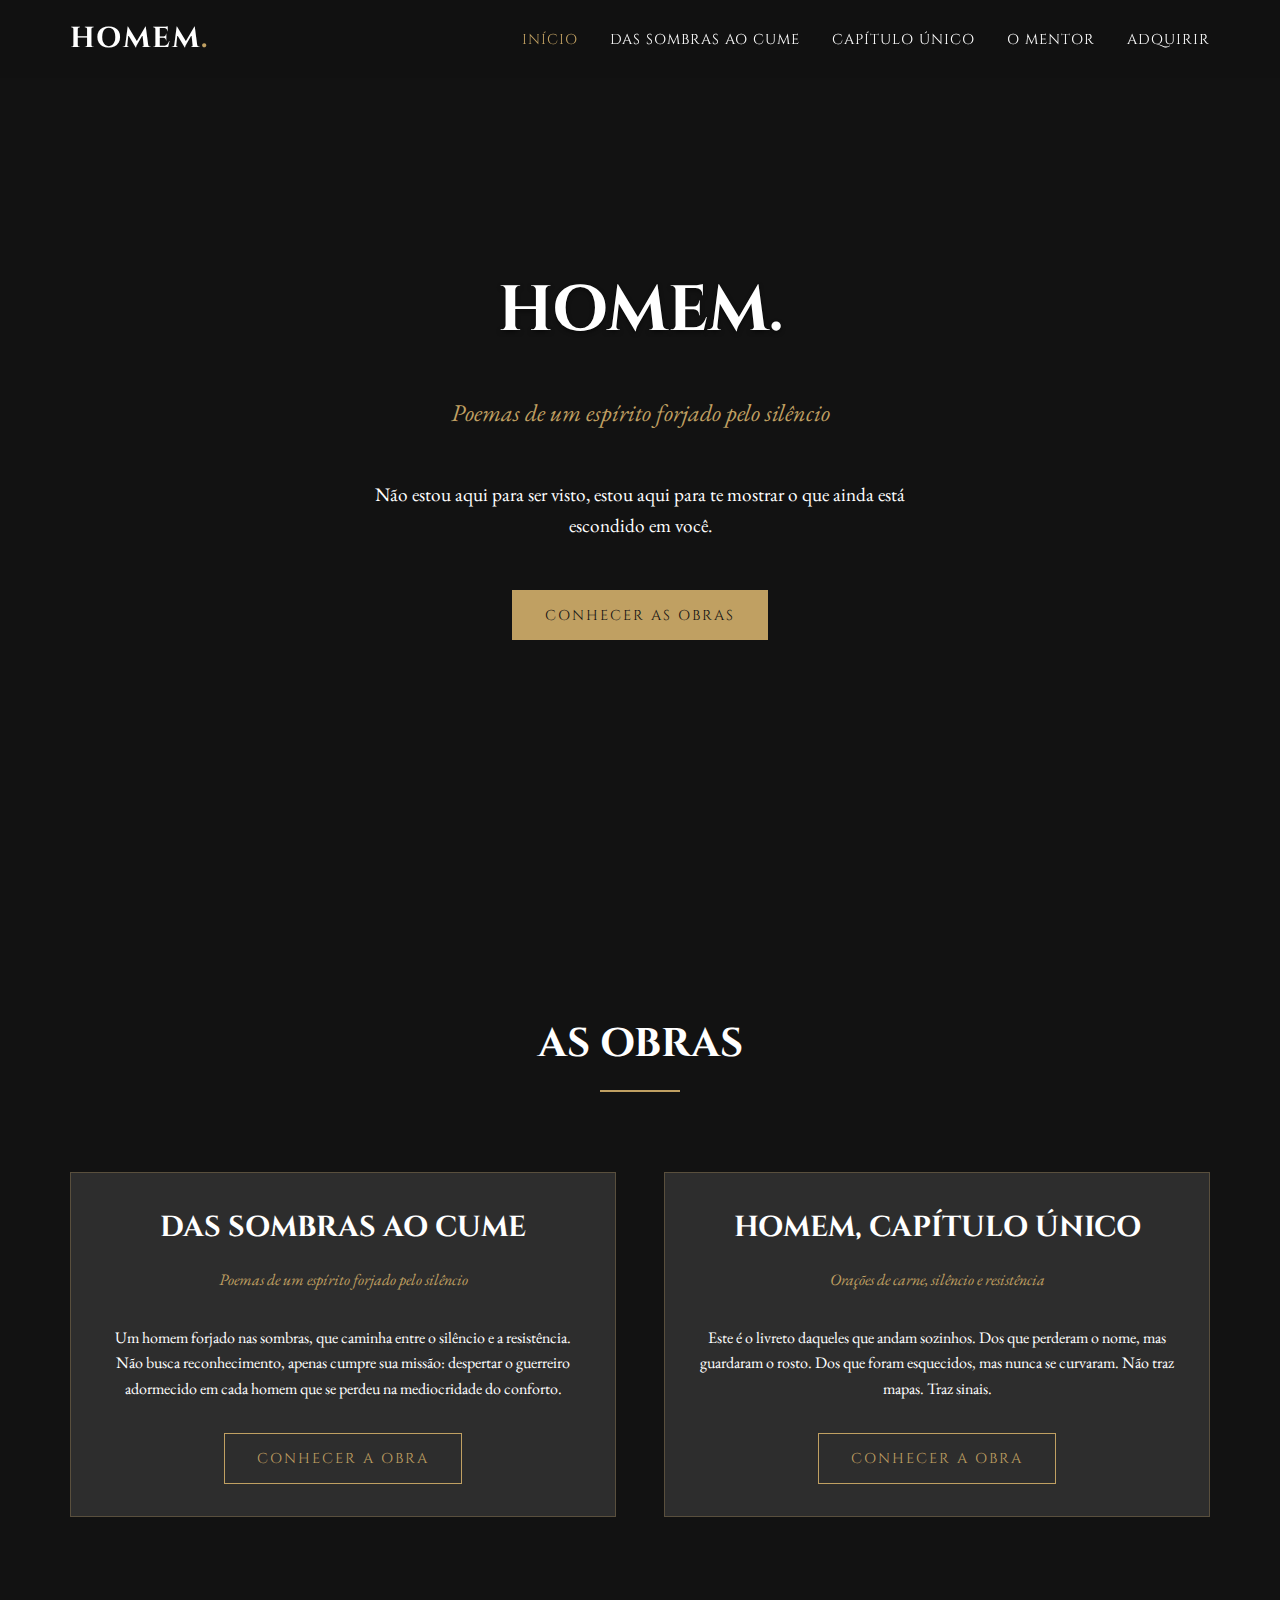
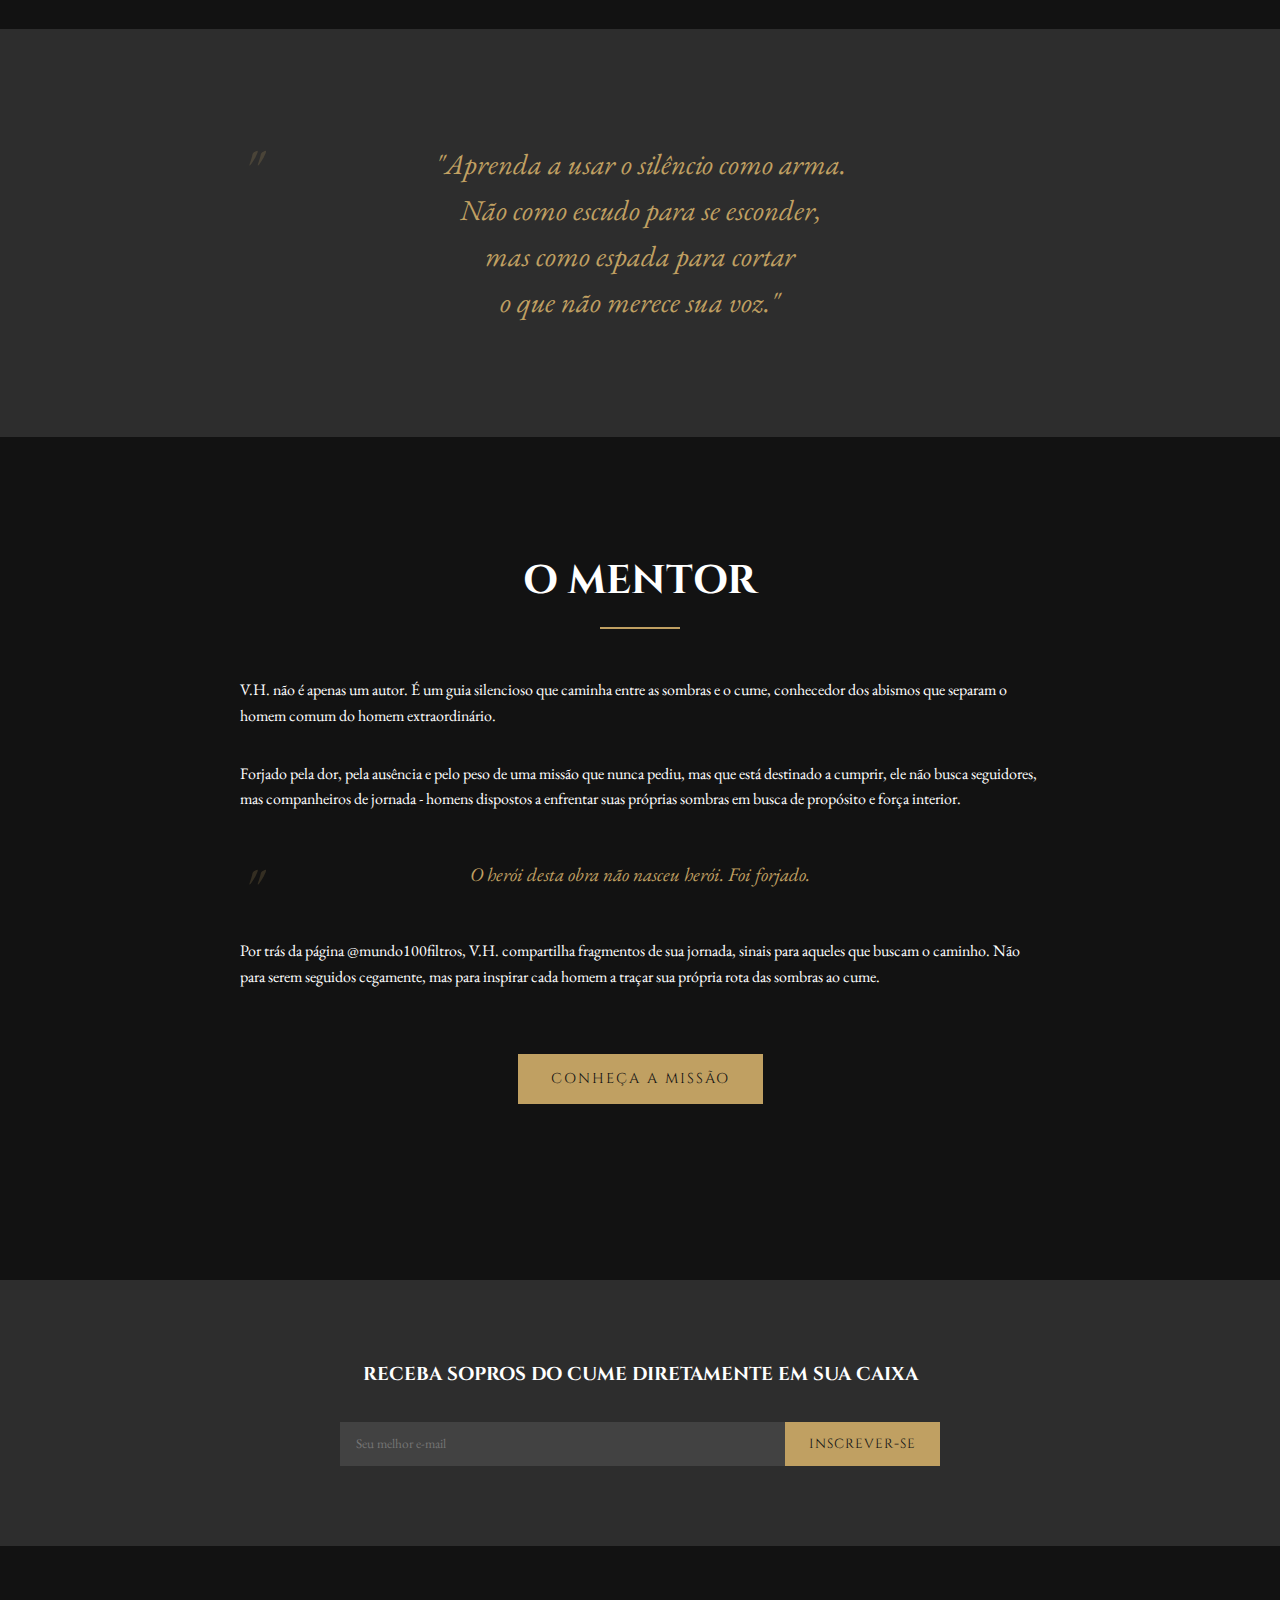
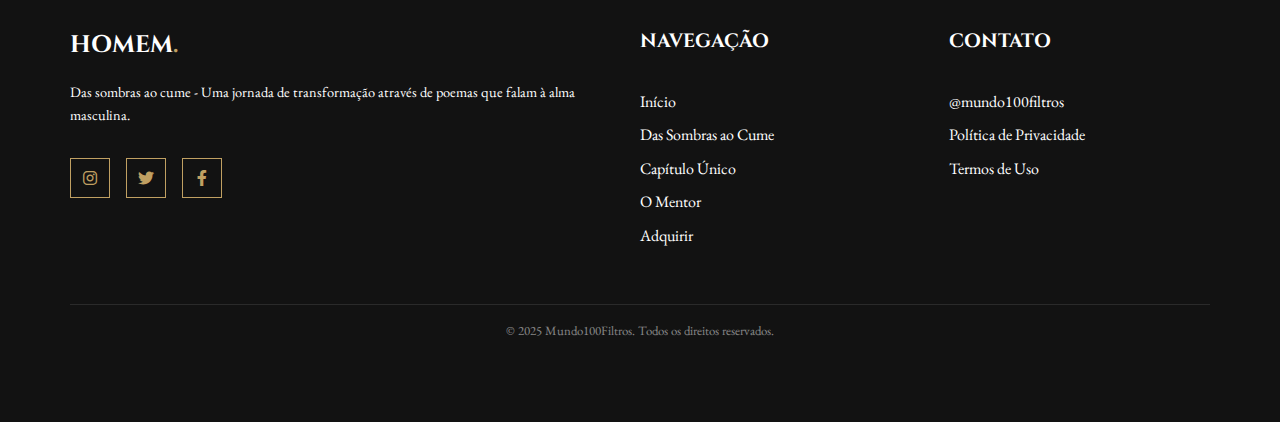
<file: index.html>
<!DOCTYPE html>
<html lang="pt-BR">
<head>
    <meta charset="UTF-8">
    <meta name="viewport" content="width=device-width, initial-scale=1.0">
    <title>Mundo100Filtros - Obras de V.H.</title>
    <meta name="description" content="Obras literárias que transformam a dor em força e o silêncio em sabedoria. Poemas que falam à alma masculina.">
    <link rel="stylesheet" href="css/new-styles.css">
    <link rel="stylesheet" href="css/mobile-adjustments.css">
    <link rel="preconnect" href="https://fonts.googleapis.com">
    <link rel="preconnect" href="https://fonts.gstatic.com" crossorigin>
    <link href="https://fonts.googleapis.com/css2?family=Cinzel:wght@400;700&family=EB+Garamond:ital,wght@0,400;0,500;0,700;1,400&display=swap" rel="stylesheet">
    <link rel="stylesheet" href="https://cdnjs.cloudflare.com/ajax/libs/font-awesome/6.0.0/css/all.min.css">
</head>
<body>
    <!-- Header -->
    <header class="header">
        <div class="container nav-container">
            <a href="index.html" class="logo">HOMEM<span>.</span></a>
            <nav>
                <ul class="nav-menu">
                    <li class="nav-item"><a href="index.html" class="nav-link active">Início</a></li>
                    <li class="nav-item"><a href="obra-sombras-cume.html" class="nav-link">Das Sombras ao Cume</a></li>
                    <li class="nav-item"><a href="obra-capitulo-unico.html" class="nav-link">Capítulo Único</a></li>
                    <li class="nav-item"><a href="mentor.html" class="nav-link">O Mentor</a></li>
                    <li class="nav-item"><a href="adquirir.html" class="nav-link">Adquirir</a></li>
                </ul>
                <div class="hamburger">
                    <span class="bar"></span>
                    <span class="bar"></span>
                    <span class="bar"></span>
                </div>
            </nav>
        </div>
    </header>

    <!-- Hero Section -->
    <section class="hero">
        <div class="hero-content">
            <h1 class="hero-title">HOMEM<span>.</span></h1>
            <p class="hero-subtitle">Poemas de um espírito forjado pelo silêncio</p>
            <p class="hero-description">Não estou aqui para ser visto, estou aqui para te mostrar o que ainda está escondido em você.</p>
            <a href="#obras" class="btn btn-primary">Conhecer as obras</a>
        </div>
    </section>

    <!-- Obras Section -->
    <section id="obras" class="section">
        <div class="container">
            <h2 class="section-title">AS OBRAS</h2>
            
            <div class="obras-grid">
                <div class="obra-card">
                    <h3 class="obra-card-title">Das Sombras ao Cume</h3>
                    <p class="obra-card-subtitle">Poemas de um espírito forjado pelo silêncio</p>
                    <p class="obra-card-description">Um homem forjado nas sombras, que caminha entre o silêncio e a resistência. Não busca reconhecimento, apenas cumpre sua missão: despertar o guerreiro adormecido em cada homem que se perdeu na mediocridade do conforto.</p>
                    <a href="obra-sombras-cume.html" class="btn btn-secondary">Conhecer a obra</a>
                </div>
                
                <div class="obra-card">
                    <h3 class="obra-card-title">Homem, Capítulo Único</h3>
                    <p class="obra-card-subtitle">Orações de carne, silêncio e resistência</p>
                    <p class="obra-card-description">Este é o livreto daqueles que andam sozinhos. Dos que perderam o nome, mas guardaram o rosto. Dos que foram esquecidos, mas nunca se curvaram. Não traz mapas. Traz sinais.</p>
                    <a href="obra-capitulo-unico.html" class="btn btn-secondary">Conhecer a obra</a>
                </div>
            </div>
        </div>
    </section>

    <!-- Citação Section -->
    <section class="section" style="background-color: var(--cinza-grafite);">
        <div class="container">
            <div class="quote" style="font-size: 1.8rem; max-width: 800px; margin: 0 auto;">
                "Aprenda a usar o silêncio como arma.<br>
                Não como escudo para se esconder,<br>
                mas como espada para cortar<br>
                o que não merece sua voz."
            </div>
        </div>
    </section>

    <!-- Mentor Section -->
    <section class="section">
        <div class="container">
            <h2 class="section-title">O MENTOR</h2>
            
            <div class="autor-content">
                
                
                <p>V.H. não é apenas um autor. É um guia silencioso que caminha entre as sombras e o cume, conhecedor dos abismos que separam o homem comum do homem extraordinário.</p>
                
                <p>Forjado pela dor, pela ausência e pelo peso de uma missão que nunca pediu, mas que está destinado a cumprir, ele não busca seguidores, mas companheiros de jornada - homens dispostos a enfrentar suas próprias sombras em busca de propósito e força interior.</p>
                
                <div class="quote">
                    O herói desta obra não nasceu herói. Foi forjado.
                </div>
                
                <p>Por trás da página @mundo100filtros, V.H. compartilha fragmentos de sua jornada, sinais para aqueles que buscam o caminho. Não para serem seguidos cegamente, mas para inspirar cada homem a traçar sua própria rota das sombras ao cume.</p>
                
                <div style="text-align: center; margin: 4rem 0;">
                    <a href="mentor.html" class="btn btn-primary">Conheça a missão</a>
                </div>
            </div>
        </div>
    </section>

    <!-- Newsletter -->
    <section class="newsletter">
        <div class="container">
            <h3 class="text-center">Receba sopros do cume diretamente em sua caixa</h3>
            <form class="newsletter-form">
                <input type="email" class="newsletter-input" placeholder="Seu melhor e-mail" required>
                <button type="submit" class="newsletter-button">Inscrever-se</button>
            </form>
        </div>
    </section>

    <!-- Footer -->
    <footer class="footer">
        <div class="container">
            <div class="footer-content">
                <div class="footer-info">
                    <div class="footer-logo">HOMEM<span>.</span></div>
                    <p>Das sombras ao cume - Uma jornada de transformação através de poemas que falam à alma masculina.</p>
                    <div class="footer-social">
                        <a href="#" class="footer-social-link"><i class="fab fa-instagram"></i></a>
                        <a href="#" class="footer-social-link"><i class="fab fa-twitter"></i></a>
                        <a href="#" class="footer-social-link"><i class="fab fa-facebook-f"></i></a>
                    </div>
                </div>
                <div class="footer-links">
                    <h4>Navegação</h4>
                    <ul>
                        <li><a href="index.html">Início</a></li>
                        <li><a href="obra-sombras-cume.html">Das Sombras ao Cume</a></li>
                        <li><a href="obra-capitulo-unico.html">Capítulo Único</a></li>
                        <li><a href="mentor.html">O Mentor</a></li>
                        <li><a href="adquirir.html">Adquirir</a></li>
                    </ul>
                </div>
                <div class="footer-links">
                    <h4>Contato</h4>
                    <ul>
                        <li><a href="#">@mundo100filtros</a></li>
                        <li><a href="#">Política de Privacidade</a></li>
                        <li><a href="#">Termos de Uso</a></li>
                    </ul>
                </div>
            </div>
            <div class="footer-bottom">
                <p>&copy; 2025 Mundo100Filtros. Todos os direitos reservados.</p>
            </div>
        </div>
    </footer>

    <script src="js/responsive.js"></script>
</body>
</html>
</file>
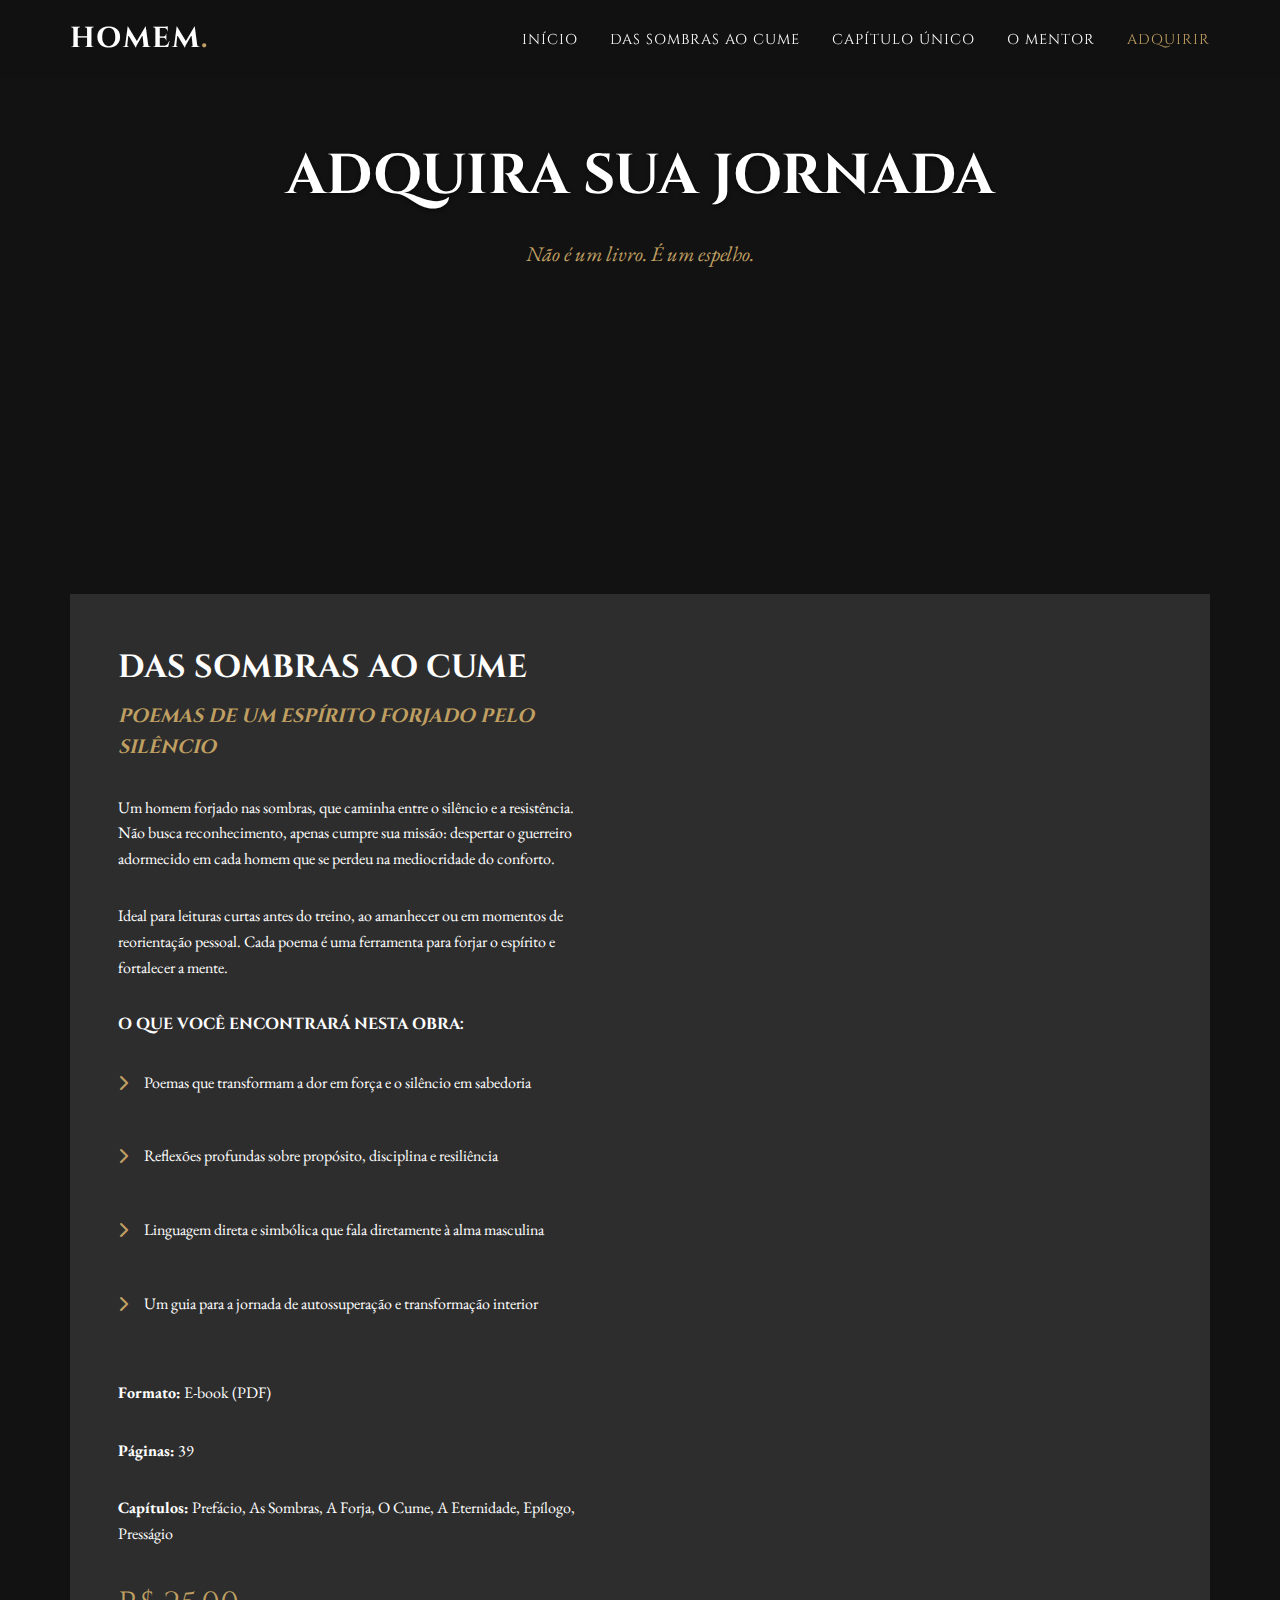
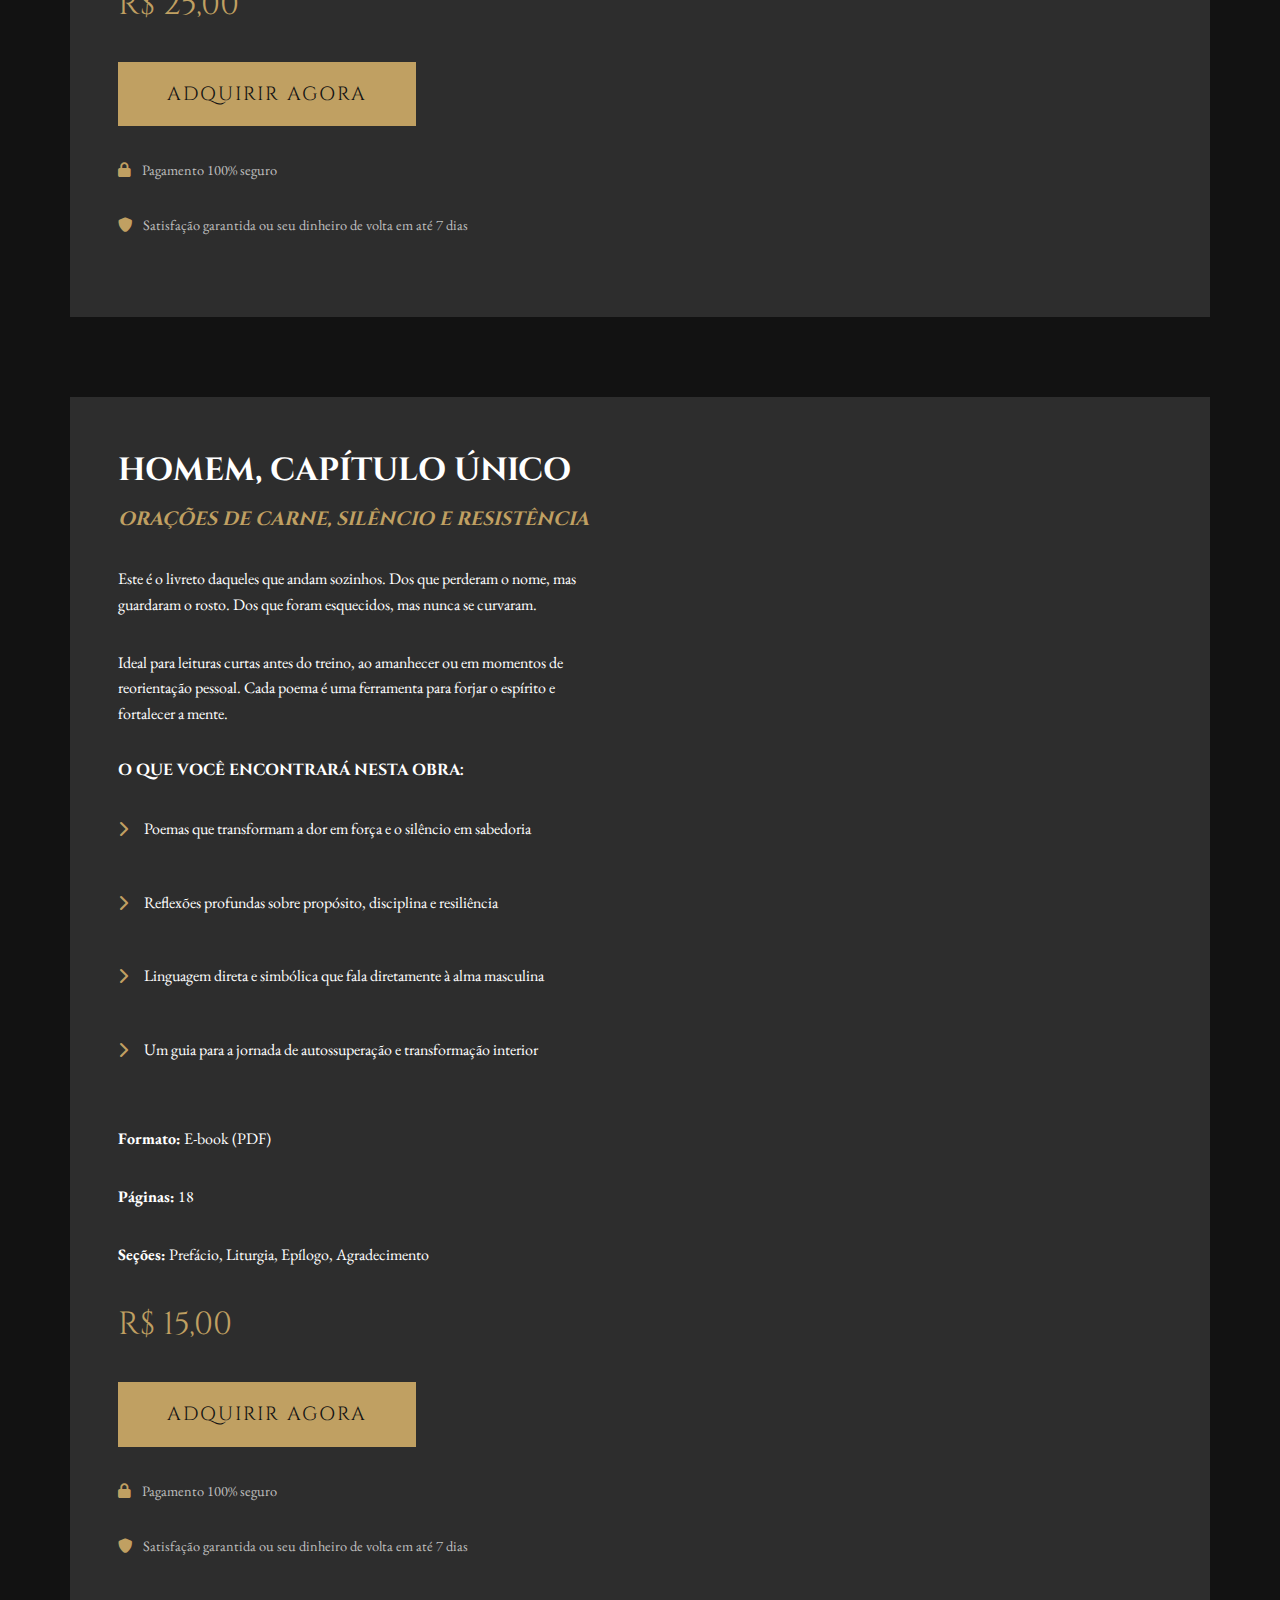
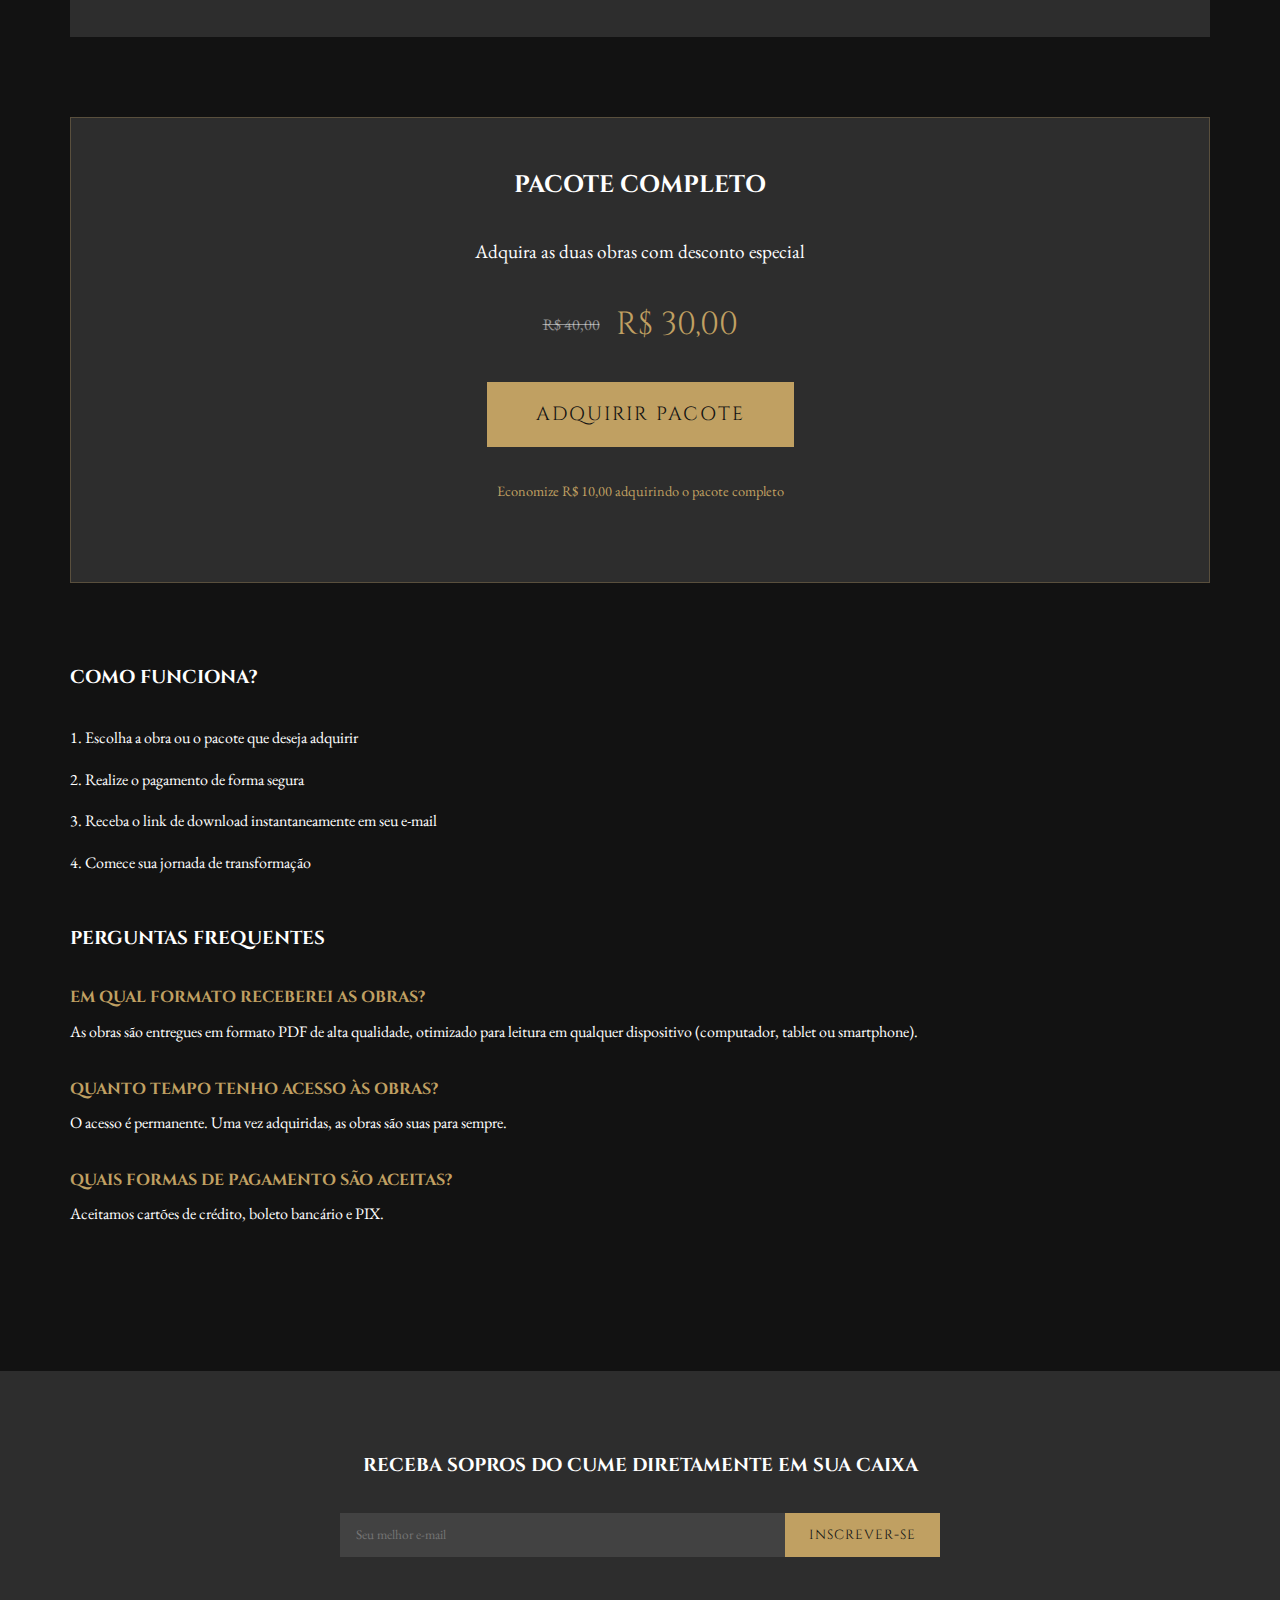
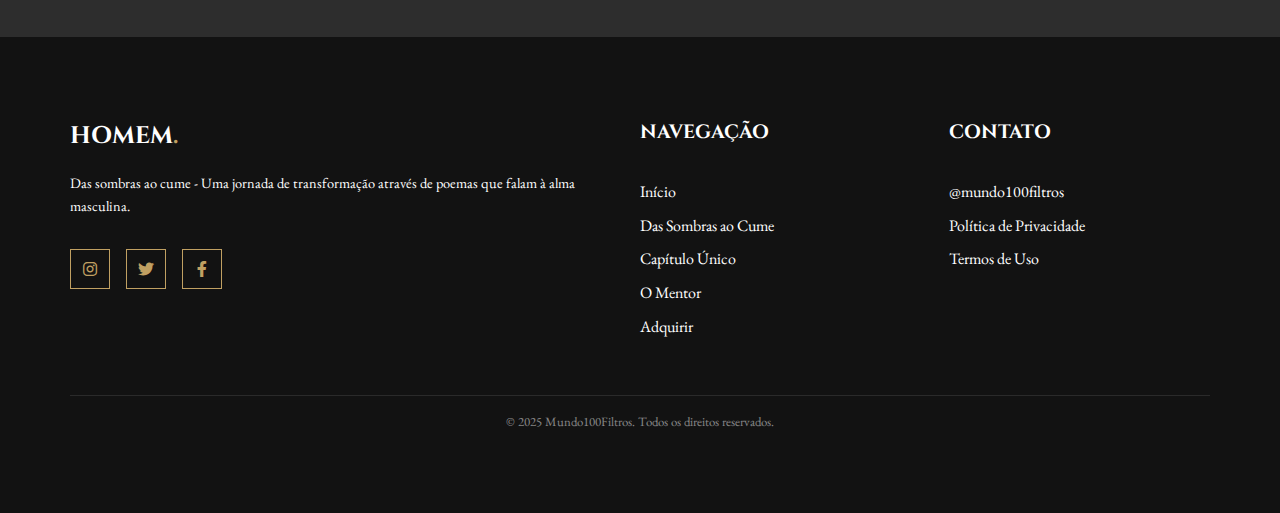
<file: adquirir.html>
<!DOCTYPE html>
<html lang="pt-BR">
<head>
    <meta charset="UTF-8">
    <meta name="viewport" content="width=device-width, initial-scale=1.0">
    <title>Adquirir Obras - V.H. | Mundo100Filtros</title>
    <meta name="description" content="Adquira as obras poéticas de V.H. que transformam a dor em força e o silêncio em sabedoria.">
    <link rel="stylesheet" href="css/new-styles.css">
    <link rel="stylesheet" href="css/mobile-adjustments.css">
    <link rel="preconnect" href="https://fonts.googleapis.com">
    <link rel="preconnect" href="https://fonts.gstatic.com" crossorigin>
    <link href="https://fonts.googleapis.com/css2?family=Cinzel:wght@400;700&family=EB+Garamond:ital,wght@0,400;0,500;0,700;1,400&display=swap" rel="stylesheet">
    <link rel="stylesheet" href="https://cdnjs.cloudflare.com/ajax/libs/font-awesome/6.0.0/css/all.min.css">
</head>
<body>
    <!-- Header -->
    <header class="header">
        <div class="container nav-container">
            <a href="new-index.html" class="logo">HOMEM<span>.</span></a>
            <nav>
                <ul class="nav-menu">
                    <li class="nav-item"><a href="new-index.html" class="nav-link">Início</a></li>
                    <li class="nav-item"><a href="obra-sombras-cume.html" class="nav-link">Das Sombras ao Cume</a></li>
                    <li class="nav-item"><a href="obra-capitulo-unico.html" class="nav-link">Capítulo Único</a></li>
                    <li class="nav-item"><a href="mentor.html" class="nav-link">O Mentor</a></li>
                    <li class="nav-item"><a href="adquirir.html" class="nav-link active">Adquirir</a></li>
                </ul>
                <div class="hamburger">
                    <span class="bar"></span>
                    <span class="bar"></span>
                    <span class="bar"></span>
                </div>
            </nav>
        </div>
    </header>

    <!-- Hero Section -->
    <section class="obra-hero" style="height: 50vh;">
        <div class="obra-hero-content">
            <h1 class="obra-hero-title">ADQUIRA SUA JORNADA</h1>
            <p class="obra-hero-subtitle">Não é um livro. É um espelho.</p>
        </div>
    </section>

    <!-- Conteúdo -->
    <section class="section">
        <div class="container">
            <div class="produto" style="margin-top: 2rem;">
                <div>
                    <h2 class="produto-title">Das Sombras ao Cume</h2>
                    <h3 class="produto-subtitle">Poemas de um espírito forjado pelo silêncio</h3>
                    
                    <p class="produto-description">Um homem forjado nas sombras, que caminha entre o silêncio e a resistência. Não busca reconhecimento, apenas cumpre sua missão: despertar o guerreiro adormecido em cada homem que se perdeu na mediocridade do conforto.</p>
                    
                    <p class="produto-description">Ideal para leituras curtas antes do treino, ao amanhecer ou em momentos de reorientação pessoal. Cada poema é uma ferramenta para forjar o espírito e fortalecer a mente.</p>
                    
                    <div class="beneficios">
                        <h4>O que você encontrará nesta obra:</h4>
                        <div class="beneficios-item">
                            <i class="fas fa-chevron-right beneficios-icon"></i>
                            <p>Poemas que transformam a dor em força e o silêncio em sabedoria</p>
                        </div>
                        <div class="beneficios-item">
                            <i class="fas fa-chevron-right beneficios-icon"></i>
                            <p>Reflexões profundas sobre propósito, disciplina e resiliência</p>
                        </div>
                        <div class="beneficios-item">
                            <i class="fas fa-chevron-right beneficios-icon"></i>
                            <p>Linguagem direta e simbólica que fala diretamente à alma masculina</p>
                        </div>
                        <div class="beneficios-item">
                            <i class="fas fa-chevron-right beneficios-icon"></i>
                            <p>Um guia para a jornada de autossuperação e transformação interior</p>
                        </div>
                    </div>
                    
                    <div class="produto-details" style="margin: 2rem 0;">
                        <p><strong>Formato:</strong> E-book (PDF)</p>
                        <p><strong>Páginas:</strong> 39</p>
                        <p><strong>Capítulos:</strong> Prefácio, As Sombras, A Forja, O Cume, A Eternidade, Epílogo, Presságio</p>
                    </div>
                    
                    <div class="produto-price">R$ 25,00</div>
                    
                    <a href="https://pay.kirvano.com/5f02caef-d20c-443c-a192-bbdca66aab28" target="_blank" class="btn btn-primary" style="padding: 1rem 3rem; font-size: 1.2rem;">ADQUIRIR AGORA</a>
                    
                    <div style="margin-top: 2rem; font-size: 0.9rem; color: rgba(255, 255, 255, 0.7);">
                        <p><i class="fas fa-lock" style="color: var(--dourado-fosco); margin-right: 0.5rem;"></i> Pagamento 100% seguro</p>
                        <p><i class="fas fa-shield-alt" style="color: var(--dourado-fosco); margin-right: 0.5rem;"></i> Satisfação garantida ou seu dinheiro de volta em até 7 dias</p>
                    </div>
                </div>
            </div>
            
            <div class="produto" style="margin-top: 4rem;">
                <div>
                    <h2 class="produto-title">Homem, Capítulo Único</h2>
                    <h3 class="produto-subtitle">Orações de carne, silêncio e resistência</h3>
                    
                    <p class="produto-description">Este é o livreto daqueles que andam sozinhos. Dos que perderam o nome, mas guardaram o rosto. Dos que foram esquecidos, mas nunca se curvaram.</p>
                    
                    <p class="produto-description">Ideal para leituras curtas antes do treino, ao amanhecer ou em momentos de reorientação pessoal. Cada poema é uma ferramenta para forjar o espírito e fortalecer a mente.</p>
                    
                    <div class="beneficios">
                        <h4>O que você encontrará nesta obra:</h4>
                        <div class="beneficios-item">
                            <i class="fas fa-chevron-right beneficios-icon"></i>
                            <p>Poemas que transformam a dor em força e o silêncio em sabedoria</p>
                        </div>
                        <div class="beneficios-item">
                            <i class="fas fa-chevron-right beneficios-icon"></i>
                            <p>Reflexões profundas sobre propósito, disciplina e resiliência</p>
                        </div>
                        <div class="beneficios-item">
                            <i class="fas fa-chevron-right beneficios-icon"></i>
                            <p>Linguagem direta e simbólica que fala diretamente à alma masculina</p>
                        </div>
                        <div class="beneficios-item">
                            <i class="fas fa-chevron-right beneficios-icon"></i>
                            <p>Um guia para a jornada de autossuperação e transformação interior</p>
                        </div>
                    </div>
                    
                    <div class="produto-details" style="margin: 2rem 0;">
                        <p><strong>Formato:</strong> E-book (PDF)</p>
                        <p><strong>Páginas:</strong> 18</p>
                        <p><strong>Seções:</strong> Prefácio, Liturgia, Epílogo, Agradecimento</p>
                    </div>
                    
                    <div class="produto-price">R$ 15,00</div>
                    
                    <a href="https://pay.kirvano.com/c7530cdf-eb49-4cb0-ba3a-762f33f4f5de" target="_blank" class="btn btn-primary" style="padding: 1rem 3rem; font-size: 1.2rem;">ADQUIRIR AGORA</a>
                    
                    <div style="margin-top: 2rem; font-size: 0.9rem; color: rgba(255, 255, 255, 0.7);">
                        <p><i class="fas fa-lock" style="color: var(--dourado-fosco); margin-right: 0.5rem;"></i> Pagamento 100% seguro</p>
                        <p><i class="fas fa-shield-alt" style="color: var(--dourado-fosco); margin-right: 0.5rem;"></i> Satisfação garantida ou seu dinheiro de volta em até 7 dias</p>
                    </div>
                </div>
            </div>
            
            <div style="background-color: var(--cinza-grafite); padding: 3rem; margin: 5rem 0; text-align: center; border: 1px solid rgba(192, 160, 98, 0.3);">
                <h2 style="margin-bottom: 2rem;">PACOTE COMPLETO</h2>
                <p style="margin-bottom: 2rem; font-size: 1.2rem;">Adquira as duas obras com desconto especial</p>
                
                <div style="display: flex; justify-content: center; align-items: center; margin-bottom: 2rem;">
                    <div style="text-decoration: line-through; color: rgba(255, 255, 255, 0.5); margin-right: 1rem;">R$ 40,00</div>
                    <div class="produto-price" style="margin: 0;">R$ 30,00</div>
                </div>
                
                <a href="https://pay.kirvano.com/16f6e1c7-e5dd-49e5-8351-169afdf4df84" class="btn btn-primary" target="_blank" style="padding: 1rem 3rem; font-size: 1.2rem;">ADQUIRIR PACOTE</a>
                
                <p style="margin-top: 2rem; font-size: 0.9rem; color: var(--dourado-fosco);">Economize R$ 10,00 adquirindo o pacote completo</p>
            </div>
            
            <div style="margin-top: 5rem;">
                <h3>Como funciona?</h3>
                <ol style="list-style-position: inside; margin-top: 1rem;">
                    <li style="margin-bottom: 1rem;">Escolha a obra ou o pacote que deseja adquirir</li>
                    <li style="margin-bottom: 1rem;">Realize o pagamento de forma segura</li>
                    <li style="margin-bottom: 1rem;">Receba o link de download instantaneamente em seu e-mail</li>
                    <li>Comece sua jornada de transformação</li>
                </ol>
            </div>
            
            <div style="margin-top: 3rem;">
                <h3>Perguntas Frequentes</h3>
                
                <div style="margin-top: 2rem;">
                    <h4 style="color: var(--dourado-fosco); margin-bottom: 0.5rem;">Em qual formato receberei as obras?</h4>
                    <p>As obras são entregues em formato PDF de alta qualidade, otimizado para leitura em qualquer dispositivo (computador, tablet ou smartphone).</p>
                </div>
                
                <div style="margin-top: 2rem;">
                    <h4 style="color: var(--dourado-fosco); margin-bottom: 0.5rem;">Quanto tempo tenho acesso às obras?</h4>
                    <p>O acesso é permanente. Uma vez adquiridas, as obras são suas para sempre.</p>
                </div>
                
                
                <div style="margin-top: 2rem;">
                    <h4 style="color: var(--dourado-fosco); margin-bottom: 0.5rem;">Quais formas de pagamento são aceitas?</h4>
                    <p>Aceitamos cartões de crédito, boleto bancário e PIX.</p>
                </div>
            </div>
        </div>
    </section>

    <!-- Newsletter -->
    <section class="newsletter">
        <div class="container">
            <h3 class="text-center">Receba sopros do cume diretamente em sua caixa</h3>
            <form class="newsletter-form">
                <input type="email" class="newsletter-input" placeholder="Seu melhor e-mail" required>
                <button type="submit" class="newsletter-button">Inscrever-se</button>
            </form>
        </div>
    </section>

    <!-- Footer -->
    <footer class="footer">
        <div class="container">
            <div class="footer-content">
                <div class="footer-info">
                    <div class="footer-logo">HOMEM<span>.</span></div>
                    <p>Das sombras ao cume - Uma jornada de transformação através de poemas que falam à alma masculina.</p>
                    <div class="footer-social">
                        <a href="#" class="footer-social-link"><i class="fab fa-instagram"></i></a>
                        <a href="#" class="footer-social-link"><i class="fab fa-twitter"></i></a>
                        <a href="#" class="footer-social-link"><i class="fab fa-facebook-f"></i></a>
                    </div>
                </div>
                <div class="footer-links">
                    <h4>Navegação</h4>
                    <ul>
                        <li><a href="new-index.html">Início</a></li>
                        <li><a href="obra-sombras-cume.html">Das Sombras ao Cume</a></li>
                        <li><a href="obra-capitulo-unico.html">Capítulo Único</a></li>
                        <li><a href="mentor.html">O Mentor</a></li>
                        <li><a href="adquirir.html">Adquirir</a></li>
                    </ul>
                </div>
                <div class="footer-links">
                    <h4>Contato</h4>
                    <ul>
                        <li><a href="#">@mundo100filtros</a></li>
                        <li><a href="#">Política de Privacidade</a></li>
                        <li><a href="#">Termos de Uso</a></li>
                    </ul>
                </div>
            </div>
            <div class="footer-bottom">
                <p>&copy; 2025 Mundo100Filtros. Todos os direitos reservados.</p>
            </div>
        </div>
    </footer>

    <script src="js/responsive.js"></script>
</body>
</html>
</file>
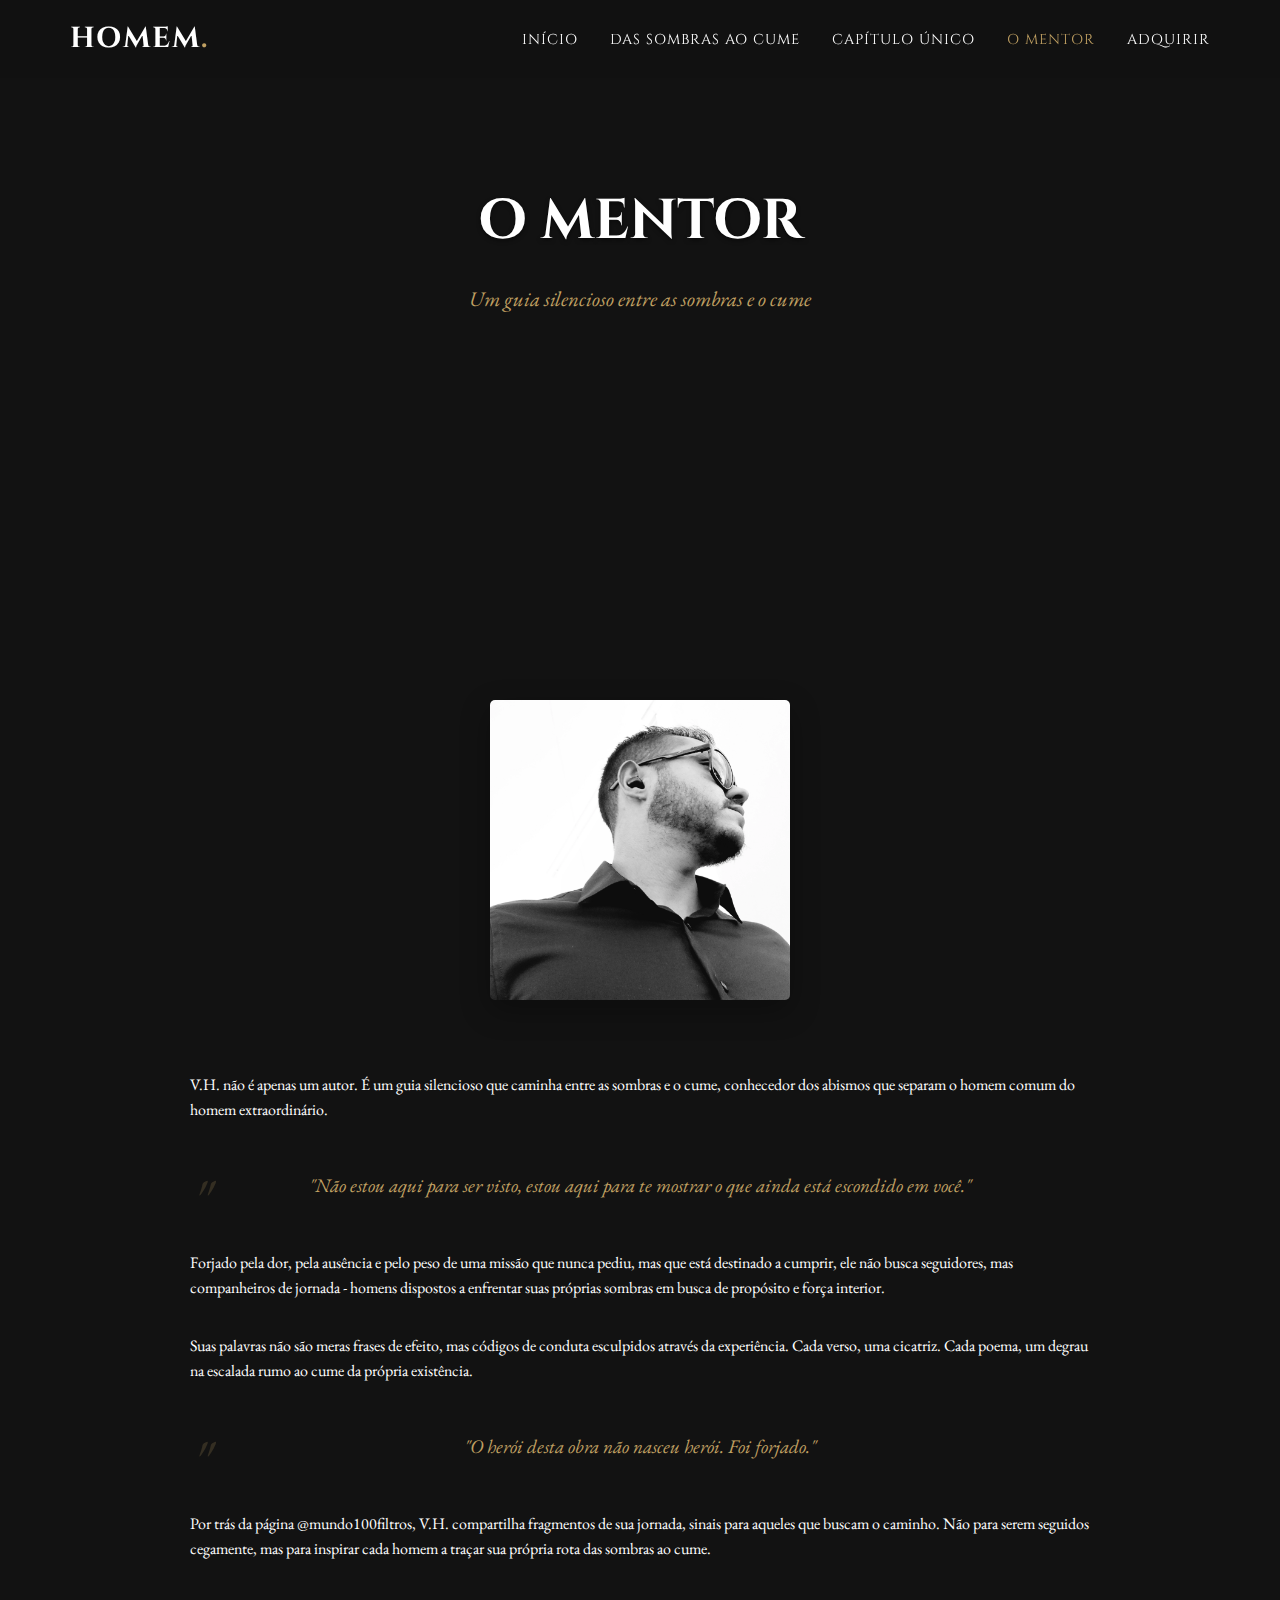
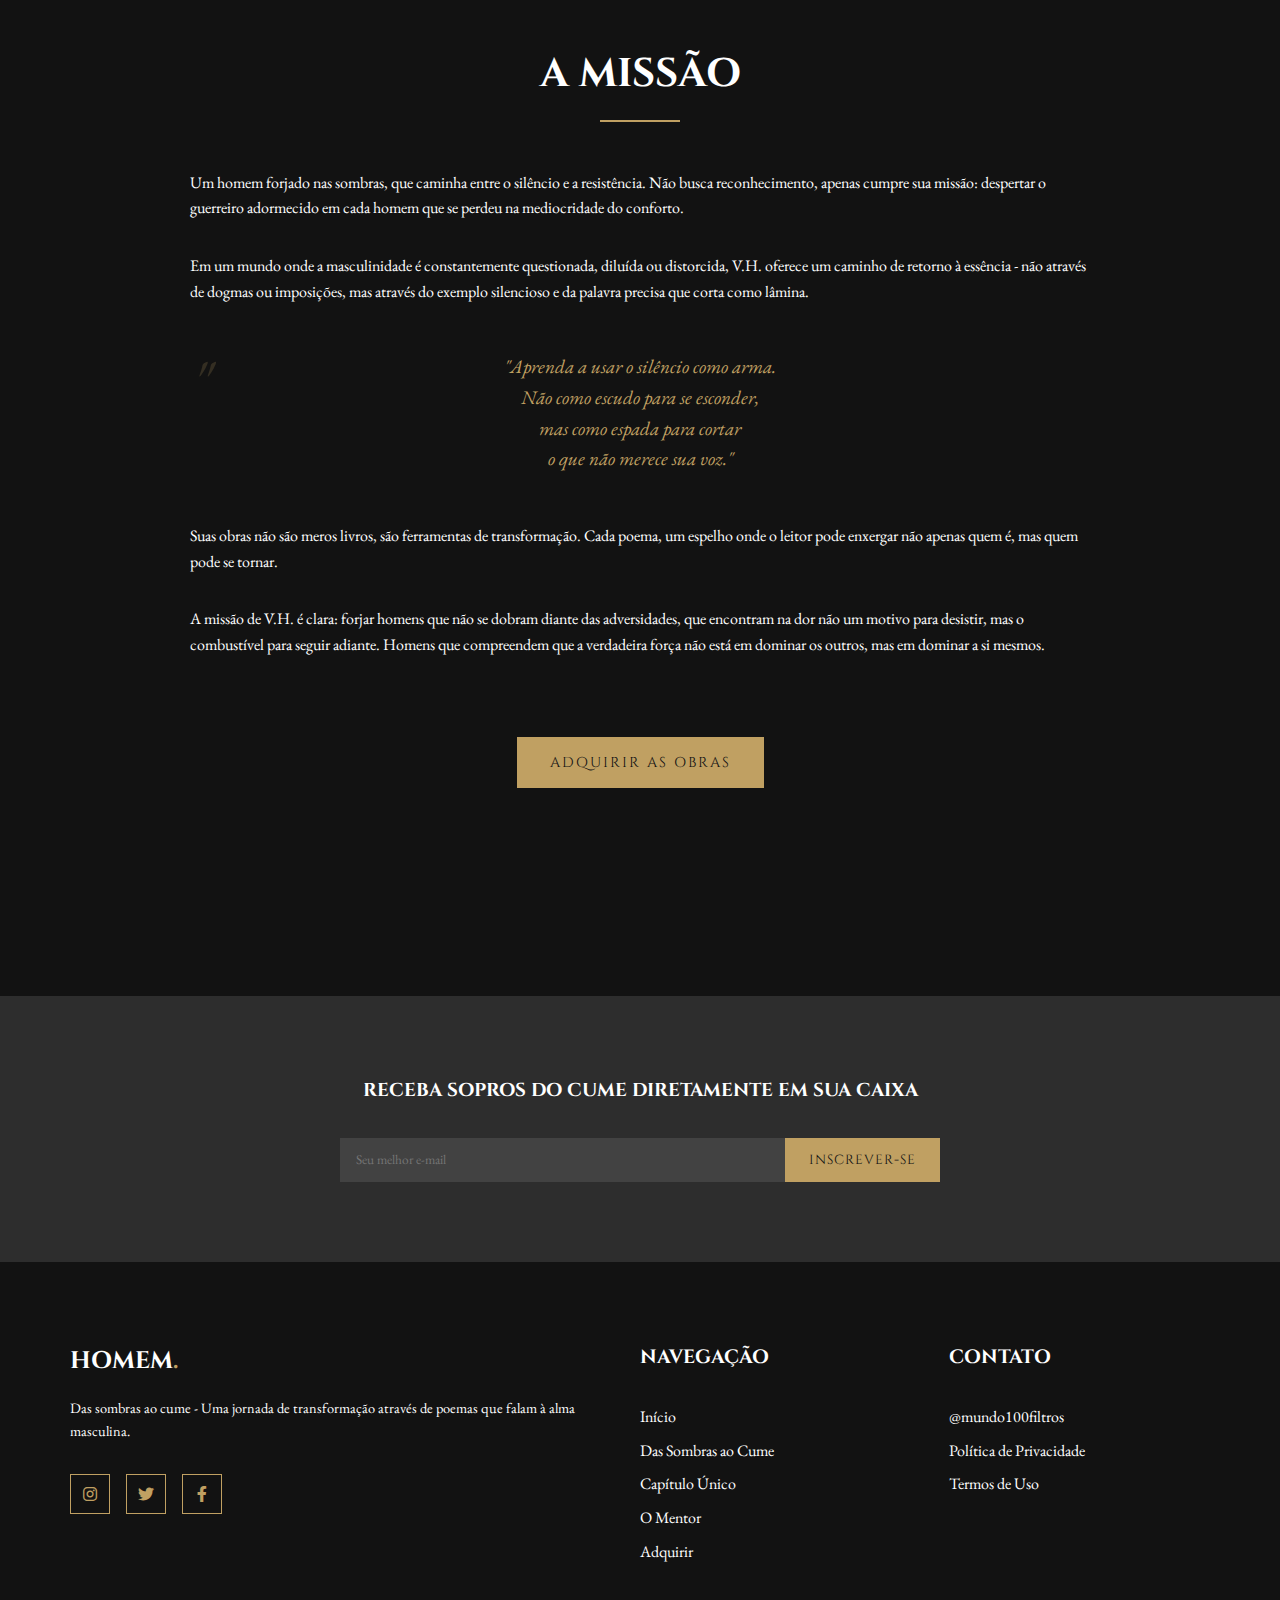
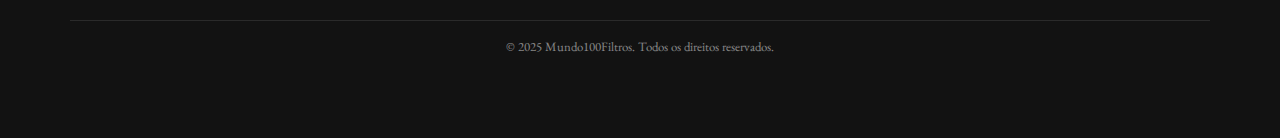
<file: mentor.html>
<!DOCTYPE html>
<html lang="pt-BR">
<head>
    <meta charset="UTF-8">
    <meta name="viewport" content="width=device-width, initial-scale=1.0">
    <title>O Mentor - V.H. | Mundo100Filtros</title>
    <meta name="description" content="Conheça V.H., o mentor silencioso que guia homens das sombras ao cume através de suas obras poéticas.">
    <link rel="stylesheet" href="css/new-styles.css">
    <link rel="stylesheet" href="css/mobile-adjustments.css">
    <link rel="preconnect" href="https://fonts.googleapis.com">
    <link rel="preconnect" href="https://fonts.gstatic.com" crossorigin>
    <link href="https://fonts.googleapis.com/css2?family=Cinzel:wght@400;700&family=EB+Garamond:ital,wght@0,400;0,500;0,700;1,400&display=swap" rel="stylesheet">
    <link rel="stylesheet" href="https://cdnjs.cloudflare.com/ajax/libs/font-awesome/6.0.0/css/all.min.css">
</head>
<body>
    <!-- Header -->
    <header class="header">
        <div class="container nav-container">
            <a href="new-index.html" class="logo">HOMEM<span>.</span></a>
            <nav>
                <ul class="nav-menu">
                    <li class="nav-item"><a href="new-index.html" class="nav-link">Início</a></li>
                    <li class="nav-item"><a href="obra-sombras-cume.html" class="nav-link">Das Sombras ao Cume</a></li>
                    <li class="nav-item"><a href="obra-capitulo-unico.html" class="nav-link">Capítulo Único</a></li>
                    <li class="nav-item"><a href="mentor.html" class="nav-link active">O Mentor</a></li>
                    <li class="nav-item"><a href="adquirir.html" class="nav-link">Adquirir</a></li>
                </ul>
                <div class="hamburger">
                    <span class="bar"></span>
                    <span class="bar"></span>
                    <span class="bar"></span>
                </div>
            </nav>
        </div>
    </header>

    <!-- Hero Section -->
    <section class="obra-hero" style="height: 60vh;">
        <div class="obra-hero-content">
            <h1 class="obra-hero-title">O MENTOR</h1>
            <p class="obra-hero-subtitle">Um guia silencioso entre as sombras e o cume</p>
        </div>
    </section>

    <!-- Conteúdo -->
    <section class="section">
        <div class="container">
            <div class="obra-content">
                <div class="mentor-image" style="text-align: center; margin-bottom: 4rem;">
                    <img src="assets/images/mentor.webp" alt="V.H. - O Mentor" style="max-width: 300px; width: 100%; height: auto; border-radius: 5px; box-shadow: 0 10px 30px rgba(0,0,0,0.3);">
                </div>
                
                
                
                <p>V.H. não é apenas um autor. É um guia silencioso que caminha entre as sombras e o cume, conhecedor dos abismos que separam o homem comum do homem extraordinário.</p>
                
                <div class="quote">
                    "Não estou aqui para ser visto, estou aqui para te mostrar o que ainda está escondido em você."
                </div>
                
                <p>Forjado pela dor, pela ausência e pelo peso de uma missão que nunca pediu, mas que está destinado a cumprir, ele não busca seguidores, mas companheiros de jornada - homens dispostos a enfrentar suas próprias sombras em busca de propósito e força interior.</p>
                
                <p>Suas palavras não são meras frases de efeito, mas códigos de conduta esculpidos através da experiência. Cada verso, uma cicatriz. Cada poema, um degrau na escalada rumo ao cume da própria existência.</p>
                
                <div class="quote">
                    "O herói desta obra não nasceu herói. Foi forjado."
                </div>
                
                <p>Por trás da página @mundo100filtros, V.H. compartilha fragmentos de sua jornada, sinais para aqueles que buscam o caminho. Não para serem seguidos cegamente, mas para inspirar cada homem a traçar sua própria rota das sombras ao cume.</p>
                
                <h2 class="section-title" style="margin-top: 5rem;">A MISSÃO</h2>
                
                <p>Um homem forjado nas sombras, que caminha entre o silêncio e a resistência. Não busca reconhecimento, apenas cumpre sua missão: despertar o guerreiro adormecido em cada homem que se perdeu na mediocridade do conforto.</p>
                
                <p>Em um mundo onde a masculinidade é constantemente questionada, diluída ou distorcida, V.H. oferece um caminho de retorno à essência - não através de dogmas ou imposições, mas através do exemplo silencioso e da palavra precisa que corta como lâmina.</p>
                
                <div class="quote">
                    "Aprenda a usar o silêncio como arma.<br>
                    Não como escudo para se esconder,<br>
                    mas como espada para cortar<br>
                    o que não merece sua voz."
                </div>
                
                <p>Suas obras não são meros livros, são ferramentas de transformação. Cada poema, um espelho onde o leitor pode enxergar não apenas quem é, mas quem pode se tornar.</p>
                
                <p>A missão de V.H. é clara: forjar homens que não se dobram diante das adversidades, que encontram na dor não um motivo para desistir, mas o combustível para seguir adiante. Homens que compreendem que a verdadeira força não está em dominar os outros, mas em dominar a si mesmos.</p>
                
                <div style="text-align: center; margin: 5rem 0 3rem;">
                    <a href="adquirir.html" class="btn btn-primary">Adquirir as obras</a>
                </div>
            </div>
        </div>
    </section>

    <!-- Newsletter -->
    <section class="newsletter">
        <div class="container">
            <h3 class="text-center">Receba sopros do cume diretamente em sua caixa</h3>
            <form class="newsletter-form">
                <input type="email" class="newsletter-input" placeholder="Seu melhor e-mail" required>
                <button type="submit" class="newsletter-button">Inscrever-se</button>
            </form>
        </div>
    </section>

    <!-- Footer -->
    <footer class="footer">
        <div class="container">
            <div class="footer-content">
                <div class="footer-info">
                    <div class="footer-logo">HOMEM<span>.</span></div>
                    <p>Das sombras ao cume - Uma jornada de transformação através de poemas que falam à alma masculina.</p>
                    <div class="footer-social">
                        <a href="#" class="footer-social-link"><i class="fab fa-instagram"></i></a>
                        <a href="#" class="footer-social-link"><i class="fab fa-twitter"></i></a>
                        <a href="#" class="footer-social-link"><i class="fab fa-facebook-f"></i></a>
                    </div>
                </div>
                <div class="footer-links">
                    <h4>Navegação</h4>
                    <ul>
                        <li><a href="new-index.html">Início</a></li>
                        <li><a href="obra-sombras-cume.html">Das Sombras ao Cume</a></li>
                        <li><a href="obra-capitulo-unico.html">Capítulo Único</a></li>
                        <li><a href="mentor.html">O Mentor</a></li>
                        <li><a href="adquirir.html">Adquirir</a></li>
                    </ul>
                </div>
                <div class="footer-links">
                    <h4>Contato</h4>
                    <ul>
                        <li><a href="#">@mundo100filtros</a></li>
                        <li><a href="#">Política de Privacidade</a></li>
                        <li><a href="#">Termos de Uso</a></li>
                    </ul>
                </div>
            </div>
            <div class="footer-bottom">
                <p>&copy; 2025 Mundo100Filtros. Todos os direitos reservados.</p>
            </div>
        </div>
    </footer>

    <script src="js/responsive.js"></script>
</body>
</html>
</file>
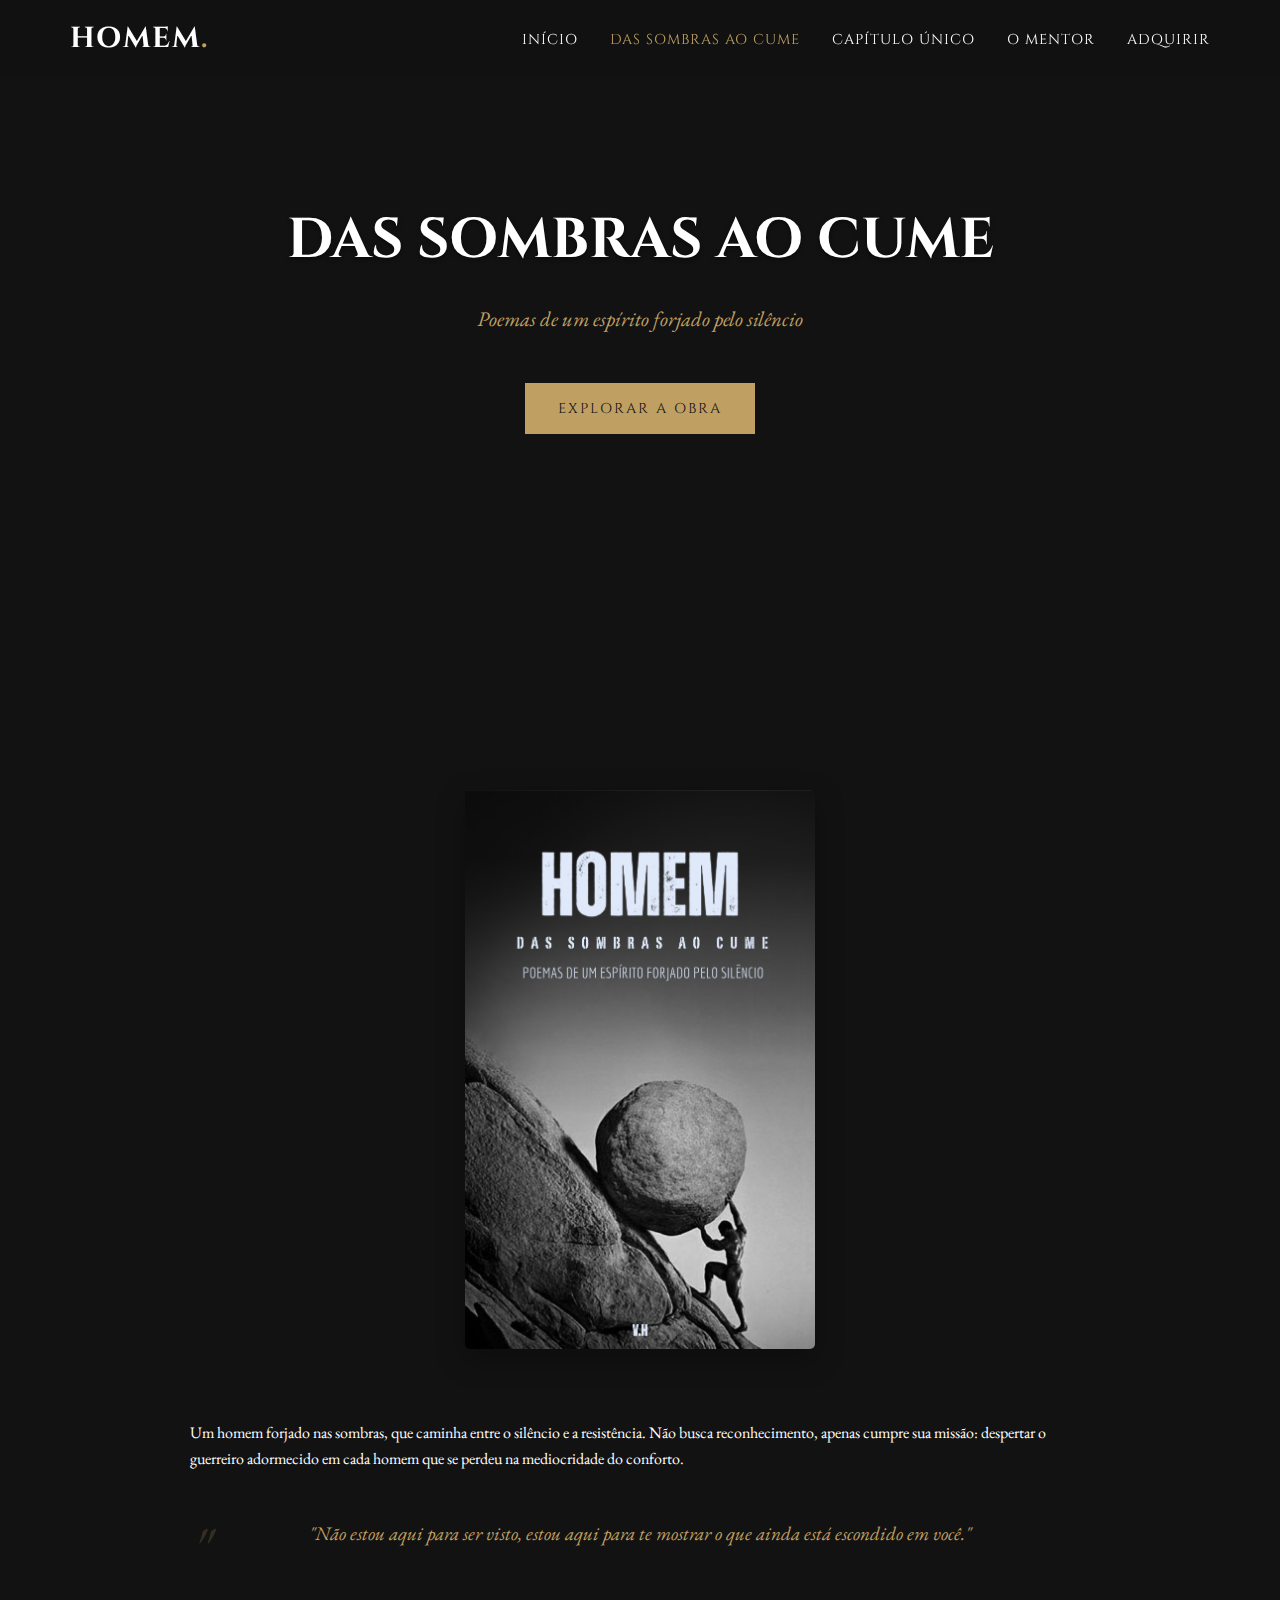
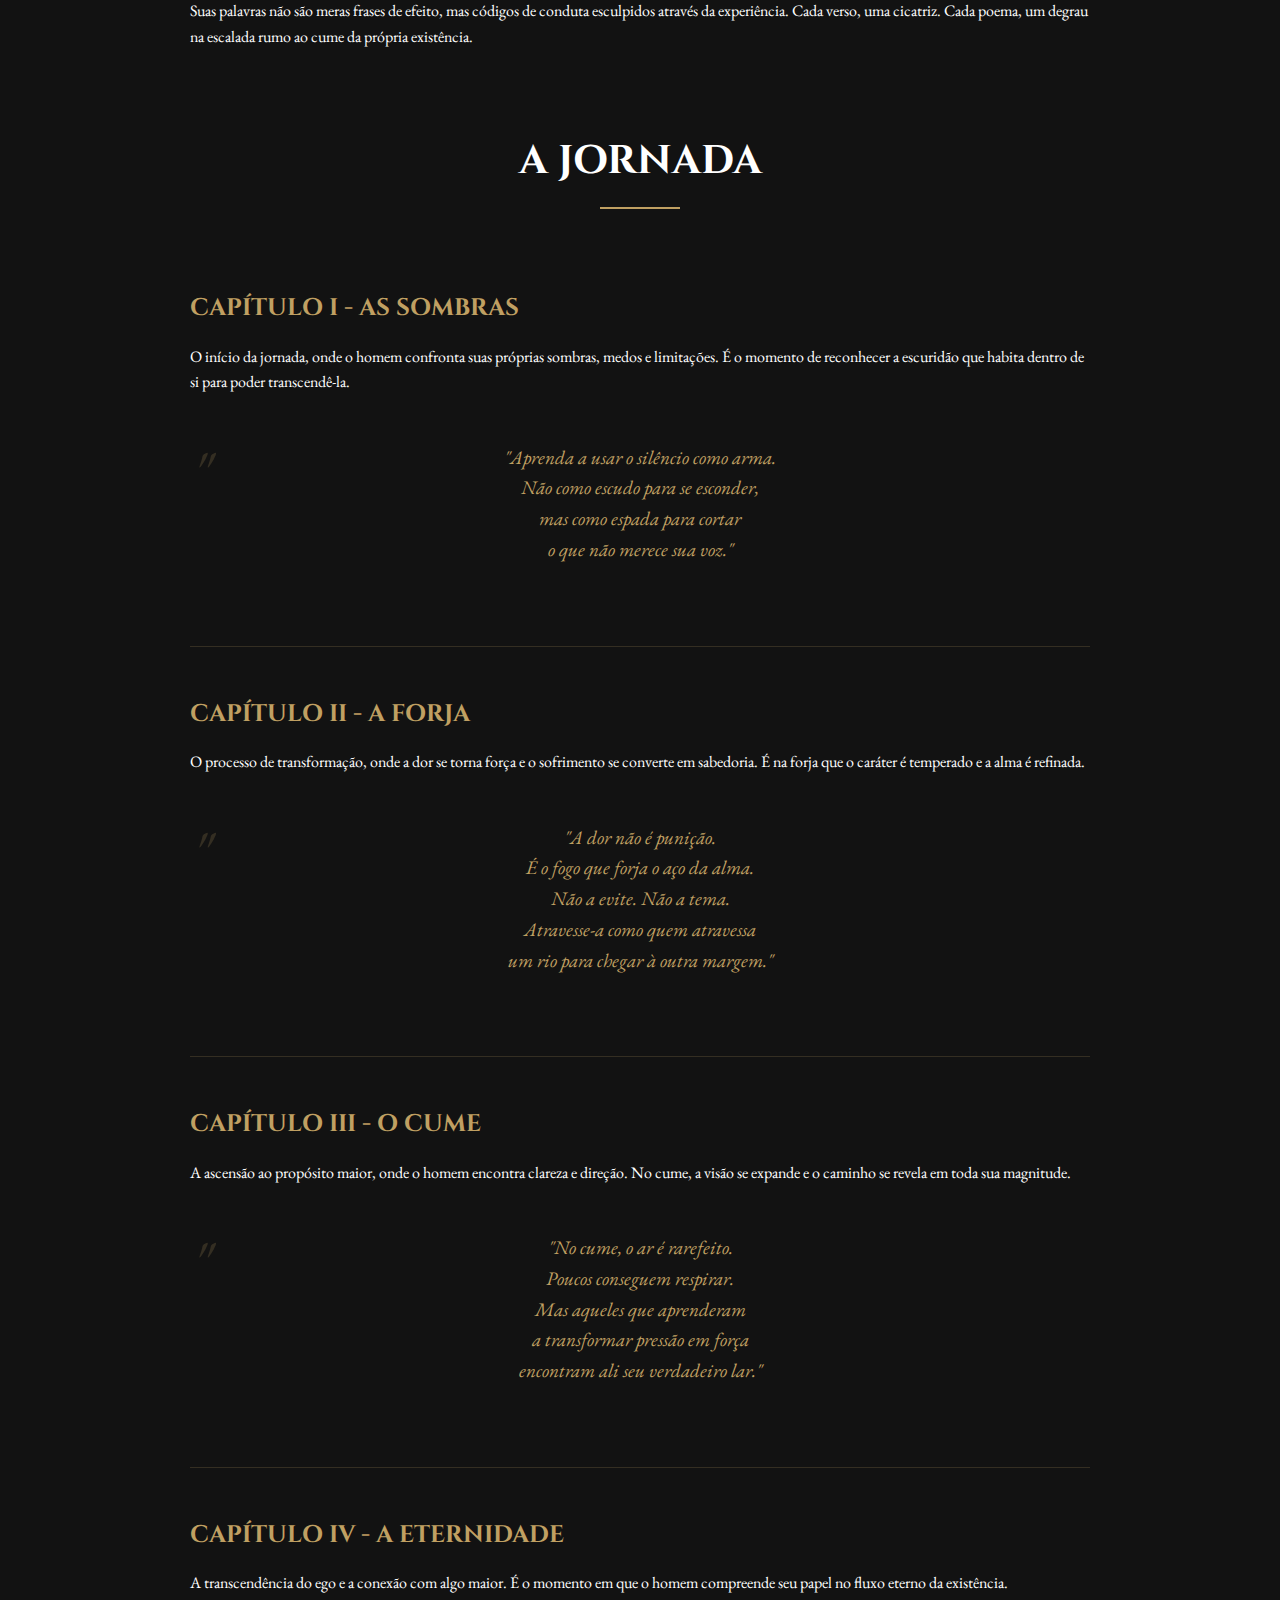
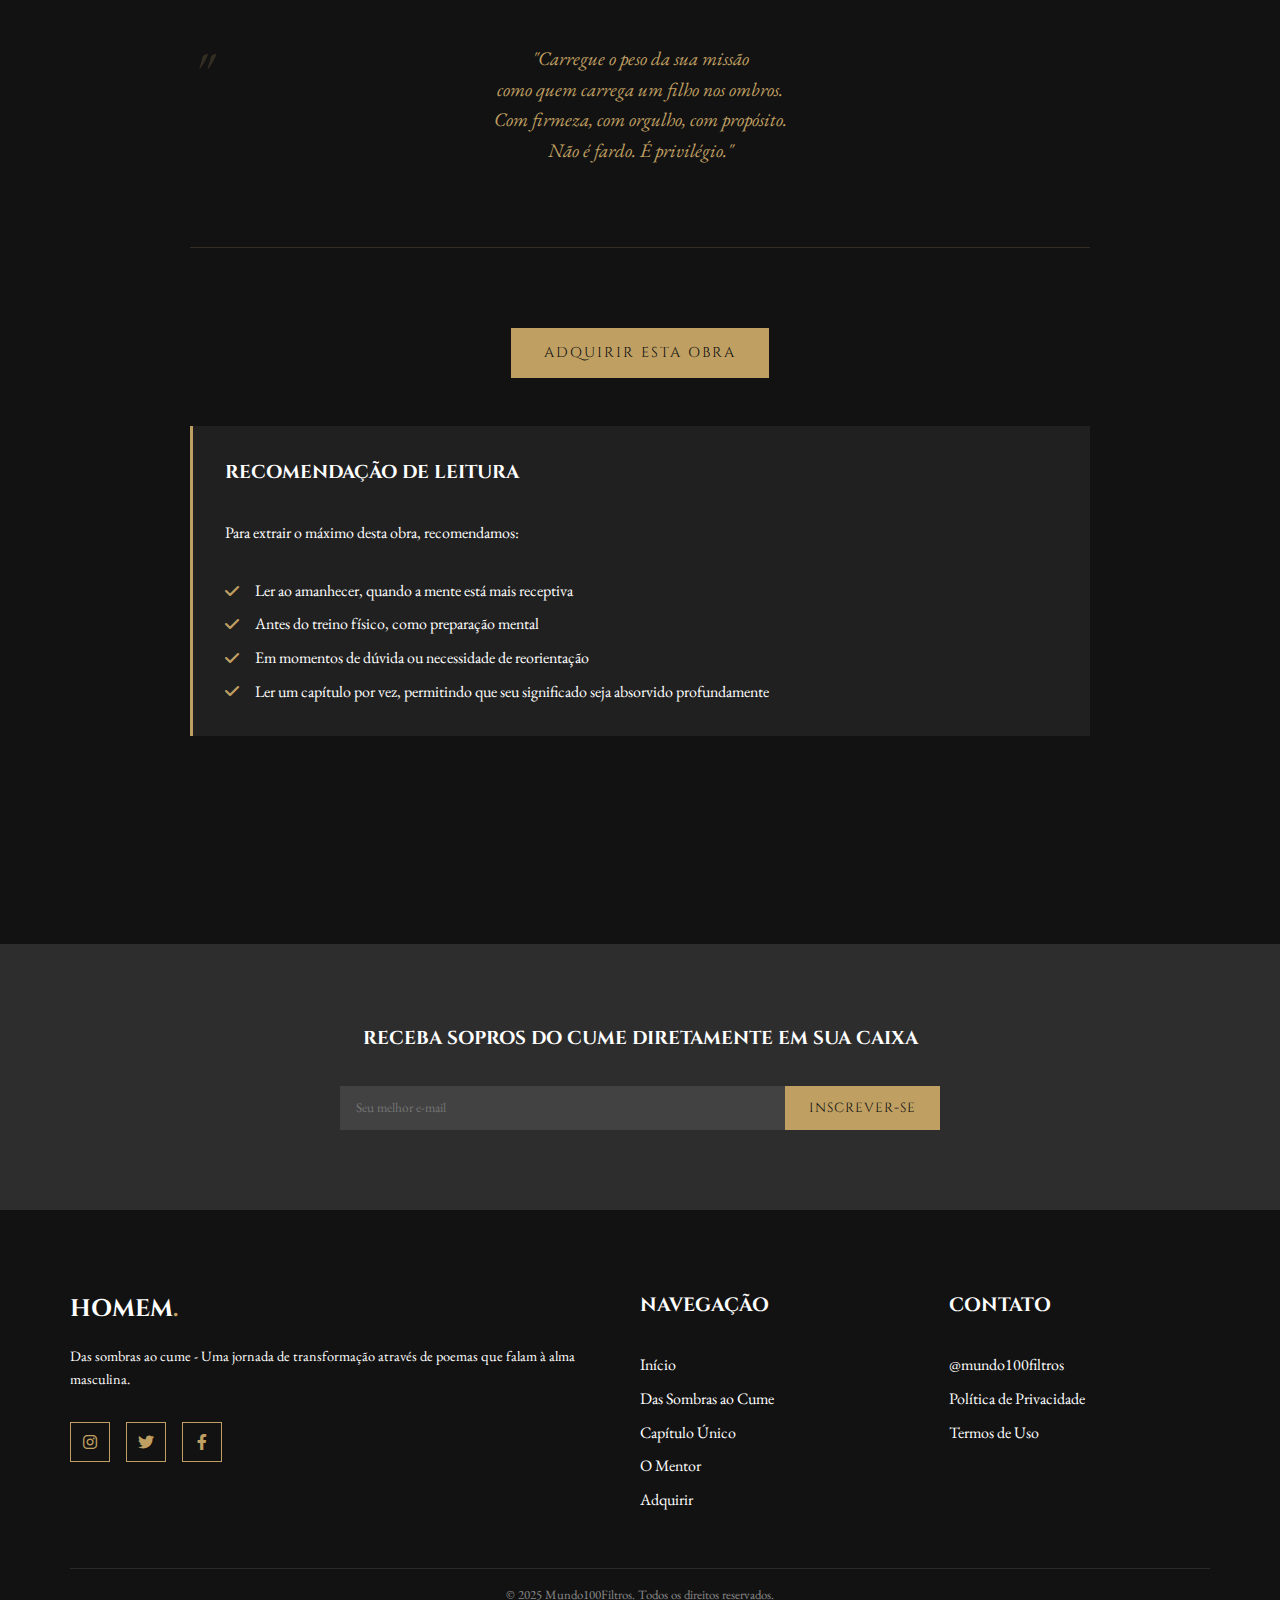
<file: obra-sombras-cume.html>
<!DOCTYPE html>
<html lang="pt-BR">
<head>
    <meta charset="UTF-8">
    <meta name="viewport" content="width=device-width, initial-scale=1.0">
    <title>Das Sombras ao Cume - Obra de V.H.</title>
    <meta name="description" content="Das Sombras ao Cume - Poemas de um espírito forjado pelo silêncio. Uma obra que transforma a dor em força e o silêncio em sabedoria.">
    <link rel="stylesheet" href="css/new-styles.css">
    <link rel="stylesheet" href="css/mobile-adjustments.css">
    <link rel="preconnect" href="https://fonts.googleapis.com">
    <link rel="preconnect" href="https://fonts.gstatic.com" crossorigin>
    <link href="https://fonts.googleapis.com/css2?family=Cinzel:wght@400;700&family=EB+Garamond:ital,wght@0,400;0,500;0,700;1,400&display=swap" rel="stylesheet">
    <link rel="stylesheet" href="https://cdnjs.cloudflare.com/ajax/libs/font-awesome/6.0.0/css/all.min.css">
</head>
<body>
    <!-- Header -->
    <header class="header">
        <div class="container nav-container">
            <a href="index.html" class="logo">HOMEM<span>.</span></a>
            <nav>
                <ul class="nav-menu">
                    <li class="nav-item"><a href="new-index.html" class="nav-link">Início</a></li>
                    <li class="nav-item"><a href="obra-sombras-cume.html" class="nav-link active">Das Sombras ao Cume</a></li>
                    <li class="nav-item"><a href="obra-capitulo-unico.html" class="nav-link">Capítulo Único</a></li>
                    <li class="nav-item"><a href="mentor.html" class="nav-link">O Mentor</a></li>
                    <li class="nav-item"><a href="adquirir.html" class="nav-link">Adquirir</a></li>
                </ul>
                <div class="hamburger">
                    <span class="bar"></span>
                    <span class="bar"></span>
                    <span class="bar"></span>
                </div>
            </nav>
        </div>
    </header>

    <!-- Hero Section -->
    <section class="obra-hero">
        <div class="obra-hero-content">
            <h1 class="obra-hero-title">DAS SOMBRAS AO CUME</h1>
            <p class="obra-hero-subtitle">Poemas de um espírito forjado pelo silêncio</p>
            <a href="#conteudo" class="btn btn-primary">Explorar a obra</a>
        </div>
    </section>

    <!-- Conteúdo da Obra -->
    <section id="conteudo" class="section">
        <div class="container">
            <div class="obra-content">
                <div class="obra-cover" style="text-align: center; margin-bottom: 4rem;">
                    <img src="assets/images/capa_sombras_cume.png" alt="Capa do livro Das Sombras ao Cume" style="max-width: 350px; width: 100%; height: auto; border-radius: 5px; box-shadow: 0 10px 30px rgba(0,0,0,0.3);">
                </div>
                
                <p>Um homem forjado nas sombras, que caminha entre o silêncio e a resistência. Não busca reconhecimento, apenas cumpre sua missão: despertar o guerreiro adormecido em cada homem que se perdeu na mediocridade do conforto.</p>
                
                <div class="quote">
                    "Não estou aqui para ser visto, estou aqui para te mostrar o que ainda está escondido em você."
                </div>
                
                <p>Suas palavras não são meras frases de efeito, mas códigos de conduta esculpidos através da experiência. Cada verso, uma cicatriz. Cada poema, um degrau na escalada rumo ao cume da própria existência.</p>
                
                <h2 class="section-title" style="margin-top: 5rem;">A JORNADA</h2>
                
                <div class="obra-chapters">
                    <div class="chapter-item">
                        <h3 class="chapter-title">CAPÍTULO I - AS SOMBRAS</h3>
                        <p class="chapter-description">O início da jornada, onde o homem confronta suas próprias sombras, medos e limitações. É o momento de reconhecer a escuridão que habita dentro de si para poder transcendê-la.</p>
                        <div class="quote" style="font-size: 1.2rem;">
                            "Aprenda a usar o silêncio como arma.<br>
                            Não como escudo para se esconder,<br>
                            mas como espada para cortar<br>
                            o que não merece sua voz."
                        </div>
                    </div>
                    
                    <div class="chapter-item">
                        <h3 class="chapter-title">CAPÍTULO II - A FORJA</h3>
                        <p class="chapter-description">O processo de transformação, onde a dor se torna força e o sofrimento se converte em sabedoria. É na forja que o caráter é temperado e a alma é refinada.</p>
                        <div class="quote" style="font-size: 1.2rem;">
                            "A dor não é punição.<br>
                            É o fogo que forja o aço da alma.<br>
                            Não a evite. Não a tema.<br>
                            Atravesse-a como quem atravessa<br>
                            um rio para chegar à outra margem."
                        </div>
                    </div>
                    
                    <div class="chapter-item">
                        <h3 class="chapter-title">CAPÍTULO III - O CUME</h3>
                        <p class="chapter-description">A ascensão ao propósito maior, onde o homem encontra clareza e direção. No cume, a visão se expande e o caminho se revela em toda sua magnitude.</p>
                        <div class="quote" style="font-size: 1.2rem;">
                            "No cume, o ar é rarefeito.<br>
                            Poucos conseguem respirar.<br>
                            Mas aqueles que aprenderam<br>
                            a transformar pressão em força<br>
                            encontram ali seu verdadeiro lar."
                        </div>
                    </div>
                    
                    <div class="chapter-item">
                        <h3 class="chapter-title">CAPÍTULO IV - A ETERNIDADE</h3>
                        <p class="chapter-description">A transcendência do ego e a conexão com algo maior. É o momento em que o homem compreende seu papel no fluxo eterno da existência.</p>
                        <div class="quote" style="font-size: 1.2rem;">
                            "Carregue o peso da sua missão<br>
                            como quem carrega um filho nos ombros.<br>
                            Com firmeza, com orgulho, com propósito.<br>
                            Não é fardo. É privilégio."
                        </div>
                    </div>
                </div>
                
                <div style="text-align: center; margin: 5rem 0 3rem;">
                    <a href="adquirir.html" class="btn btn-primary">Adquirir esta obra</a>
                </div>
                
                <div style="background-color: rgba(45, 45, 45, 0.5); padding: 2rem; margin: 3rem 0; border-left: 3px solid var(--dourado-fosco);">
                    <h3>Recomendação de leitura</h3>
                    <p>Para extrair o máximo desta obra, recomendamos:</p>
                    <ul style="list-style: none; margin-top: 1rem;">
                        <li style="margin-bottom: 0.5rem; display: flex; align-items: center;">
                            <i class="fas fa-check" style="color: var(--dourado-fosco); margin-right: 1rem;"></i>
                            Ler ao amanhecer, quando a mente está mais receptiva
                        </li>
                        <li style="margin-bottom: 0.5rem; display: flex; align-items: center;">
                            <i class="fas fa-check" style="color: var(--dourado-fosco); margin-right: 1rem;"></i>
                            Antes do treino físico, como preparação mental
                        </li>
                        <li style="margin-bottom: 0.5rem; display: flex; align-items: center;">
                            <i class="fas fa-check" style="color: var(--dourado-fosco); margin-right: 1rem;"></i>
                            Em momentos de dúvida ou necessidade de reorientação
                        </li>
                        <li style="display: flex; align-items: center;">
                            <i class="fas fa-check" style="color: var(--dourado-fosco); margin-right: 1rem;"></i>
                            Ler um capítulo por vez, permitindo que seu significado seja absorvido profundamente
                        </li>
                    </ul>
                </div>
            </div>
        </div>
    </section>

    <!-- Newsletter -->
    <section class="newsletter">
        <div class="container">
            <h3 class="text-center">Receba sopros do cume diretamente em sua caixa</h3>
            <form class="newsletter-form">
                <input type="email" class="newsletter-input" placeholder="Seu melhor e-mail" required>
                <button type="submit" class="newsletter-button">Inscrever-se</button>
            </form>
        </div>
    </section>

    <!-- Footer -->
    <footer class="footer">
        <div class="container">
            <div class="footer-content">
                <div class="footer-info">
                    <div class="footer-logo">HOMEM<span>.</span></div>
                    <p>Das sombras ao cume - Uma jornada de transformação através de poemas que falam à alma masculina.</p>
                    <div class="footer-social">
                        <a href="#" class="footer-social-link"><i class="fab fa-instagram"></i></a>
                        <a href="#" class="footer-social-link"><i class="fab fa-twitter"></i></a>
                        <a href="#" class="footer-social-link"><i class="fab fa-facebook-f"></i></a>
                    </div>
                </div>
                <div class="footer-links">
                    <h4>Navegação</h4>
                    <ul>
                        <li><a href="new-index.html">Início</a></li>
                        <li><a href="obra-sombras-cume.html">Das Sombras ao Cume</a></li>
                        <li><a href="obra-capitulo-unico.html">Capítulo Único</a></li>
                        <li><a href="mentor.html">O Mentor</a></li>
                        <li><a href="adquirir.html">Adquirir</a></li>
                    </ul>
                </div>
                <div class="footer-links">
                    <h4>Contato</h4>
                    <ul>
                        <li><a href="#">@mundo100filtros</a></li>
                        <li><a href="#">Política de Privacidade</a></li>
                        <li><a href="#">Termos de Uso</a></li>
                    </ul>
                </div>
            </div>
            <div class="footer-bottom">
                <p>&copy; 2025 Mundo100Filtros. Todos os direitos reservados.</p>
            </div>
        </div>
    </footer>

    <script src="js/responsive.js"></script>
</body>
</html>
</file>
<file: css/new-styles.css>
/* Novo CSS para o redesenho do site com múltiplas obras */

/* Variáveis */
:root {
  --preto-carvao: #121212;
  --cinza-grafite: #2D2D2D;
  --dourado-fosco: #C0A062;
  --bronze: #CD7F32;
  --branco: #FFFFFF;
  
  --font-titulo: 'Cinzel', serif;
  --font-texto: 'EB Garamond', serif;
  
  --spacing-xs: 0.5rem;
  --spacing-sm: 1rem;
  --spacing-md: 2rem;
  --spacing-lg: 3rem;
  --spacing-xl: 5rem;
  
  --transition-default: all 0.3s ease;
}

/* Reset e Estilos Gerais */
* {
  margin: 0;
  padding: 0;
  box-sizing: border-box;
}

html {
  font-size: 16px;
  scroll-behavior: smooth;
}

body {
  font-family: var(--font-texto);
  background-color: var(--preto-carvao);
  color: var(--branco);
  line-height: 1.6;
  overflow-x: hidden;
}

h1, h2, h3, h4, h5, h6 {
  font-family: var(--font-titulo);
  font-weight: 700;
  margin-bottom: var(--spacing-md);
  text-transform: uppercase;
}

p {
  margin-bottom: var(--spacing-md);
}

a {
  color: var(--dourado-fosco);
  text-decoration: none;
  transition: var(--transition-default);
}

a:hover {
  color: var(--bronze);
}

.container {
  width: 90%;
  max-width: 1200px;
  margin: 0 auto;
  padding: var(--spacing-md) 0;
}

.text-center {
  text-align: center;
}

/* Header */
.header {
  position: fixed;
  top: 0;
  left: 0;
  width: 100%;
  z-index: 1000;
  background-color: rgba(18, 18, 18, 0.9);
  backdrop-filter: blur(5px);
  transition: var(--transition-default);
}

.header.scrolled {
  box-shadow: 0 5px 15px rgba(0, 0, 0, 0.5);
}

.nav-container {
  display: flex;
  justify-content: space-between;
  align-items: center;
  padding: var(--spacing-sm) 0;
}

.logo {
  font-family: var(--font-titulo);
  font-size: 1.8rem;
  font-weight: 700;
  color: var(--branco);
  text-decoration: none;
  letter-spacing: 2px;
}

.logo span {
  color: var(--dourado-fosco);
}

.nav-menu {
  display: flex;
  list-style: none;
}

.nav-item {
  margin-left: var(--spacing-md);
}

.nav-link {
  color: var(--branco);
  font-family: var(--font-titulo);
  font-size: 0.9rem;
  text-transform: uppercase;
  letter-spacing: 1px;
  transition: var(--transition-default);
}

.nav-link:hover, .nav-link.active {
  color: var(--dourado-fosco);
}

.hamburger {
  display: none;
  cursor: pointer;
}

.bar {
  display: block;
  width: 25px;
  height: 2px;
  margin: 5px auto;
  background-color: var(--branco);
  transition: var(--transition-default);
}

/* Hero Section */
.hero {
  height: 100vh;
  display: flex;
  align-items: center;
  justify-content: center;
  text-align: center;
  background-color: var(--preto-carvao);
  position: relative;
  overflow: hidden;
}

.hero::before {
  content: '';
  position: absolute;
  top: 0;
  left: 0;
  width: 100%;
  height: 100%;
  background: linear-gradient(to bottom, rgba(18, 18, 18, 0.7), rgba(18, 18, 18, 0.9));
  z-index: 1;
}

.hero-content {
  position: relative;
  z-index: 2;
  max-width: 800px;
  padding: 0 var(--spacing-md);
}

.hero-title {
  font-size: 4rem;
  margin-bottom: var(--spacing-md);
  color: var(--branco);
  text-shadow: 0 2px 4px rgba(0, 0, 0, 0.5);
}

.hero-subtitle {
  font-size: 1.5rem;
  margin-bottom: var(--spacing-lg);
  color: var(--dourado-fosco);
  font-family: var(--font-texto);
  font-style: italic;
}

.hero-description {
  font-size: 1.2rem;
  margin-bottom: var(--spacing-lg);
  max-width: 600px;
  margin-left: auto;
  margin-right: auto;
}

/* Botões */
.btn {
  display: inline-block;
  padding: 0.8rem 2rem;
  border: none;
  border-radius: 0;
  font-family: var(--font-titulo);
  font-size: 0.9rem;
  text-transform: uppercase;
  letter-spacing: 2px;
  cursor: pointer;
  transition: var(--transition-default);
}

.btn-primary {
  background-color: var(--dourado-fosco);
  color: var(--preto-carvao);
  border: 1px solid var(--dourado-fosco);
}

.btn-primary:hover {
  background-color: transparent;
  color: var(--dourado-fosco);
}

.btn-secondary {
  background-color: transparent;
  color: var(--dourado-fosco);
  border: 1px solid var(--dourado-fosco);
}

.btn-secondary:hover {
  background-color: var(--dourado-fosco);
  color: var(--preto-carvao);
}

/* Seções */
.section {
  padding: var(--spacing-xl) 0;
}

.section-title {
  font-size: 2.5rem;
  margin-bottom: var(--spacing-lg);
  text-align: center;
  color: var(--branco);
  position: relative;
  padding-bottom: var(--spacing-sm);
}

.section-title::after {
  content: '';
  position: absolute;
  bottom: 0;
  left: 50%;
  transform: translateX(-50%);
  width: 80px;
  height: 2px;
  background-color: var(--dourado-fosco);
}

/* Obras Grid */
.obras-grid {
  display: grid;
  grid-template-columns: repeat(auto-fit, minmax(300px, 1fr));
  gap: var(--spacing-lg);
  margin-top: var(--spacing-xl);
}

.obra-card {
  background-color: var(--cinza-grafite);
  border: 1px solid rgba(192, 160, 98, 0.3);
  padding: var(--spacing-md);
  text-align: center;
  transition: var(--transition-default);
  position: relative;
  overflow: hidden;
}

.obra-card:hover {
  transform: translateY(-10px);
  box-shadow: 0 10px 20px rgba(0, 0, 0, 0.3);
}

.obra-card-title {
  font-size: 1.8rem;
  margin-bottom: var(--spacing-sm);
}

.obra-card-subtitle {
  font-size: 1rem;
  color: var(--dourado-fosco);
  margin-bottom: var(--spacing-md);
  font-style: italic;
}

.obra-card-description {
  margin-bottom: var(--spacing-md);
}

/* Citações */
.quote {
  font-family: var(--font-texto);
  font-style: italic;
  font-size: 1.2rem;
  color: var(--dourado-fosco);
  margin: var(--spacing-lg) 0;
  padding: 0 var(--spacing-md);
  position: relative;
  text-align: center;
}

.quote::before {
  content: '"';
  font-size: 4rem;
  position: absolute;
  top: -20px;
  left: 0;
  color: rgba(192, 160, 98, 0.2);
}

/* Autor */
.autor {
  background-color: var(--cinza-grafite);
}

.autor-content {
  max-width: 800px;
  margin: 0 auto;
}

.autor-symbol {
  text-align: center;
  margin-bottom: var(--spacing-lg);
}

.autor-symbol img {
  width: 80px;
  height: auto;
}

/* Newsletter */
.newsletter {
  background-color: var(--cinza-grafite);
  padding: var(--spacing-lg) 0;
}

.newsletter h3 {
  margin-bottom: var(--spacing-md);
}

.newsletter-form {
  display: flex;
  justify-content: center;
  max-width: 600px;
  margin: 0 auto;
}

.newsletter-input {
  flex: 1;
  padding: 0.8rem 1rem;
  border: none;
  background-color: rgba(255, 255, 255, 0.1);
  color: var(--branco);
  font-family: var(--font-texto);
}

.newsletter-button {
  padding: 0.8rem 1.5rem;
  border: none;
  background-color: var(--dourado-fosco);
  color: var(--preto-carvao);
  font-family: var(--font-titulo);
  text-transform: uppercase;
  letter-spacing: 1px;
  cursor: pointer;
  transition: var(--transition-default);
}

.newsletter-button:hover {
  background-color: var(--bronze);
}

/* Footer */
.footer {
  background-color: var(--preto-carvao);
  padding: var(--spacing-lg) 0 var(--spacing-sm);
}

.footer-content {
  display: grid;
  grid-template-columns: 2fr 1fr 1fr;
  gap: var(--spacing-lg);
}

.footer-logo {
  font-family: var(--font-titulo);
  font-size: 1.5rem;
  font-weight: 700;
  margin-bottom: var(--spacing-sm);
}

.footer-logo span {
  color: var(--dourado-fosco);
}

.footer-info p {
  margin-bottom: var(--spacing-md);
  font-size: 0.9rem;
}

.footer-social {
  display: flex;
  gap: var(--spacing-sm);
  margin-top: var(--spacing-md);
}

.footer-social-link {
  display: flex;
  align-items: center;
  justify-content: center;
  width: 40px;
  height: 40px;
  border: 1px solid var(--dourado-fosco);
  color: var(--dourado-fosco);
  transition: var(--transition-default);
}

.footer-social-link:hover {
  background-color: var(--dourado-fosco);
  color: var(--preto-carvao);
}

.footer-links h4 {
  margin-bottom: var(--spacing-md);
  font-size: 1.2rem;
}

.footer-links ul {
  list-style: none;
}

.footer-links li {
  margin-bottom: var(--spacing-xs);
}

.footer-links a {
  color: var(--branco);
  transition: var(--transition-default);
}

.footer-links a:hover {
  color: var(--dourado-fosco);
}

.footer-bottom {
  margin-top: var(--spacing-lg);
  padding-top: var(--spacing-sm);
  border-top: 1px solid rgba(255, 255, 255, 0.1);
  text-align: center;
  font-size: 0.8rem;
  color: rgba(255, 255, 255, 0.5);
}

/* Página de Obra Individual */
.obra-hero {
  height: 70vh;
  display: flex;
  align-items: center;
  justify-content: center;
  text-align: center;
  background-color: var(--preto-carvao);
  position: relative;
  overflow: hidden;
}

.obra-hero::before {
  content: '';
  position: absolute;
  top: 0;
  left: 0;
  width: 100%;
  height: 100%;
  background: linear-gradient(to bottom, rgba(18, 18, 18, 0.7), rgba(18, 18, 18, 0.9));
  z-index: 1;
}

.obra-hero-content {
  position: relative;
  z-index: 2;
  max-width: 800px;
  padding: 0 var(--spacing-md);
}

.obra-hero-title {
  font-size: 3.5rem;
  margin-bottom: var(--spacing-sm);
  color: var(--branco);
  text-shadow: 0 2px 4px rgba(0, 0, 0, 0.5);
}

.obra-hero-subtitle {
  font-size: 1.3rem;
  margin-bottom: var(--spacing-lg);
  color: var(--dourado-fosco);
  font-family: var(--font-texto);
  font-style: italic;
}

.obra-content {
  max-width: 800px;
  margin: 0 auto;
  padding: var(--spacing-lg) 0;
}

.obra-chapters {
  margin-top: var(--spacing-xl);
}

.chapter-item {
  margin-bottom: var(--spacing-lg);
  padding-bottom: var(--spacing-md);
  border-bottom: 1px solid rgba(192, 160, 98, 0.2);
}

.chapter-title {
  font-size: 1.5rem;
  margin-bottom: var(--spacing-sm);
  color: var(--dourado-fosco);
}

.chapter-description {
  margin-bottom: var(--spacing-md);
}

/* Página de Compra */
.produto {
  display: grid;
  grid-template-columns: 1fr 1fr;
  gap: var(--spacing-xl);
  background-color: var(--cinza-grafite);
  padding: var(--spacing-lg);
  margin-bottom: var(--spacing-xl);
}

.produto-title {
  font-size: 2rem;
  margin-bottom: var(--spacing-xs);
}

.produto-subtitle {
  font-size: 1.2rem;
  color: var(--dourado-fosco);
  margin-bottom: var(--spacing-md);
  font-style: italic;
}

.produto-description {
  margin-bottom: var(--spacing-md);
}

.produto-price {
  font-size: 2rem;
  font-family: var(--font-titulo);
  color: var(--dourado-fosco);
  margin: var(--spacing-md) 0;
}

.beneficios {
  margin: var(--spacing-md) 0;
}

.beneficios-item {
  display: flex;
  align-items: flex-start;
  margin-bottom: var(--spacing-sm);
}

.beneficios-icon {
  color: var(--dourado-fosco);
  margin-right: var(--spacing-sm);
  margin-top: 5px;
}

/* Responsividade */
@media (max-width: 992px) {
  .footer-content {
    grid-template-columns: 1fr 1fr;
  }
}

@media (max-width: 768px) {
  html {
    font-size: 14px;
  }
  
  .hamburger {
    display: block;
  }
  
  .nav-menu {
    position: fixed;
    top: 0;
    right: -100%;
    width: 80%;
    height: 100vh;
    background-color: var(--preto-carvao);
    flex-direction: column;
    align-items: center;
    justify-content: center;
    transition: var(--transition-default);
    z-index: 999;
  }
  
  .nav-menu.active {
    right: 0;
  }
  
  .nav-item {
    margin: var(--spacing-sm) 0;
  }
  
  .hero-title {
    font-size: 3rem;
  }
  
  .newsletter-form {
    flex-direction: column;
  }
  
  .newsletter-input {
    margin-bottom: var(--spacing-sm);
  }
  
  .footer-content {
    grid-template-columns: 1fr;
    gap: var(--spacing-lg);
  }
  
  .produto {
    grid-template-columns: 1fr;
    gap: var(--spacing-lg);
  }
}

@media (max-width: 480px) {
  .hero-title {
    font-size: 2.5rem;
  }
  
  .section {
    padding: var(--spacing-lg) 0;
  }
  
  .section-title {
    font-size: 2rem;
  }
  
  .obra-hero-title {
    font-size: 2.5rem;
  }
}
</file>
<file: css/mobile-adjustments.css>
/* Ajustes adicionais para melhorar a responsividade em dispositivos móveis */

@media (max-width: 768px) {
  /* Ajustes gerais */
  html {
    font-size: 14px;
  }
  
  .container {
    width: 95%;
  }
  
  /* Ajustes para o hero */
  .hero-title, .obra-hero-title {
    font-size: 2.5rem;
  }
  
  .hero-subtitle, .obra-hero-subtitle {
    font-size: 1.2rem;
  }
  
  /* Ajustes para seções */
  .section {
    padding: var(--spacing-md) 0;
  }
  
  .section-title {
    font-size: 2rem;
  }
  
  /* Ajustes para cards de obras */
  .obras-grid {
    grid-template-columns: 1fr;
  }
  
  .obra-card {
    margin-bottom: var(--spacing-md);
  }
  
  /* Ajustes para citações */
  .quote {
    font-size: 1.1rem;
    padding: 0;
  }
  
  /* Ajustes para página de produto */
  .produto {
    padding: var(--spacing-md);
  }
  
  .produto-title {
    font-size: 1.8rem;
  }
  
  .produto-subtitle {
    font-size: 1.1rem;
  }
  
  .produto-price {
    font-size: 1.8rem;
  }
  
  /* Ajustes para formulário de newsletter */
  .newsletter-form {
    flex-direction: column;
  }
  
  .newsletter-input {
    margin-bottom: var(--spacing-sm);
    width: 100%;
  }
  
  .newsletter-button {
    width: 100%;
  }
  
  /* Ajustes para footer */
  .footer-content {
    grid-template-columns: 1fr;
    gap: var(--spacing-md);
  }
}

@media (max-width: 480px) {
  /* Ajustes para dispositivos muito pequenos */
  html {
    font-size: 13px;
  }
  
  .hero-title, .obra-hero-title {
    font-size: 2rem;
  }
  
  .hero-subtitle, .obra-hero-subtitle {
    font-size: 1rem;
  }
  
  .section-title {
    font-size: 1.8rem;
  }
  
  .btn {
    padding: 0.7rem 1.5rem;
    font-size: 0.8rem;
  }
  
  /* Ajustes para menu */
  .nav-container {
    padding: var(--spacing-xs) 0;
  }
  
  .logo {
    font-size: 1.5rem;
  }
  
  /* Ajustes para citações */
  .quote {
    font-size: 1rem;
  }
  
  /* Ajustes para capítulos */
  .chapter-title {
    font-size: 1.3rem;
  }
}

/* Melhorias para telas grandes */
@media (min-width: 1200px) {
  .container {
    max-width: 1140px;
  }
  
  .obra-content {
    max-width: 900px;
  }
}

/* Ajustes para orientação paisagem em dispositivos móveis */
@media (max-height: 500px) and (orientation: landscape) {
  .hero, .obra-hero {
    height: auto;
    min-height: 100vh;
    padding: var(--spacing-xl) 0;
  }
}

/* Ajustes para acessibilidade */
@media (prefers-reduced-motion: reduce) {
  * {
    transition: none !important;
    animation: none !important;
  }
}

/* Ajustes para modo escuro do sistema */
@media (prefers-color-scheme: dark) {
  :root {
    --dourado-fosco: #D4AF37;
  }
}

/* Ajustes para o menu mobile */
.hamburger.active .bar:nth-child(1) {
  transform: translateY(7px) rotate(45deg);
}

.hamburger.active .bar:nth-child(2) {
  opacity: 0;
}

.hamburger.active .bar:nth-child(3) {
  transform: translateY(-7px) rotate(-45deg);
}

.nav-menu.active {
  right: 0;
  box-shadow: -5px 0 15px rgba(0, 0, 0, 0.3);
}

/* Melhorias para formulários */
.newsletter-input:focus {
  outline: none;
  border: 1px solid var(--dourado-fosco);
}

/* Melhorias para botões em dispositivos touch */
@media (hover: none) {
  .btn, .nav-link, .footer-social-link {
    padding: 0.8rem 1.8rem;
  }
  
  .nav-item {
    margin: var(--spacing-md) 0;
  }
}

/* Ajustes para imagens responsivas */
img {
  max-width: 100%;
  height: auto;
}

/* Melhorias para performance */
.mobile-device .hero, 
.mobile-device .obra-hero {
  background-attachment: scroll;
}

/* Ajustes para espaçamento em dispositivos móveis */
@media (max-width: 768px) {
  p {
    margin-bottom: var(--spacing-sm);
  }
  
  h1, h2, h3, h4, h5, h6 {
    margin-bottom: var(--spacing-sm);
  }
  
  .section {
    padding: var(--spacing-md) 0;
  }
  
  .chapter-item {
    margin-bottom: var(--spacing-md);
    padding-bottom: var(--spacing-sm);
  }
}
</file>
